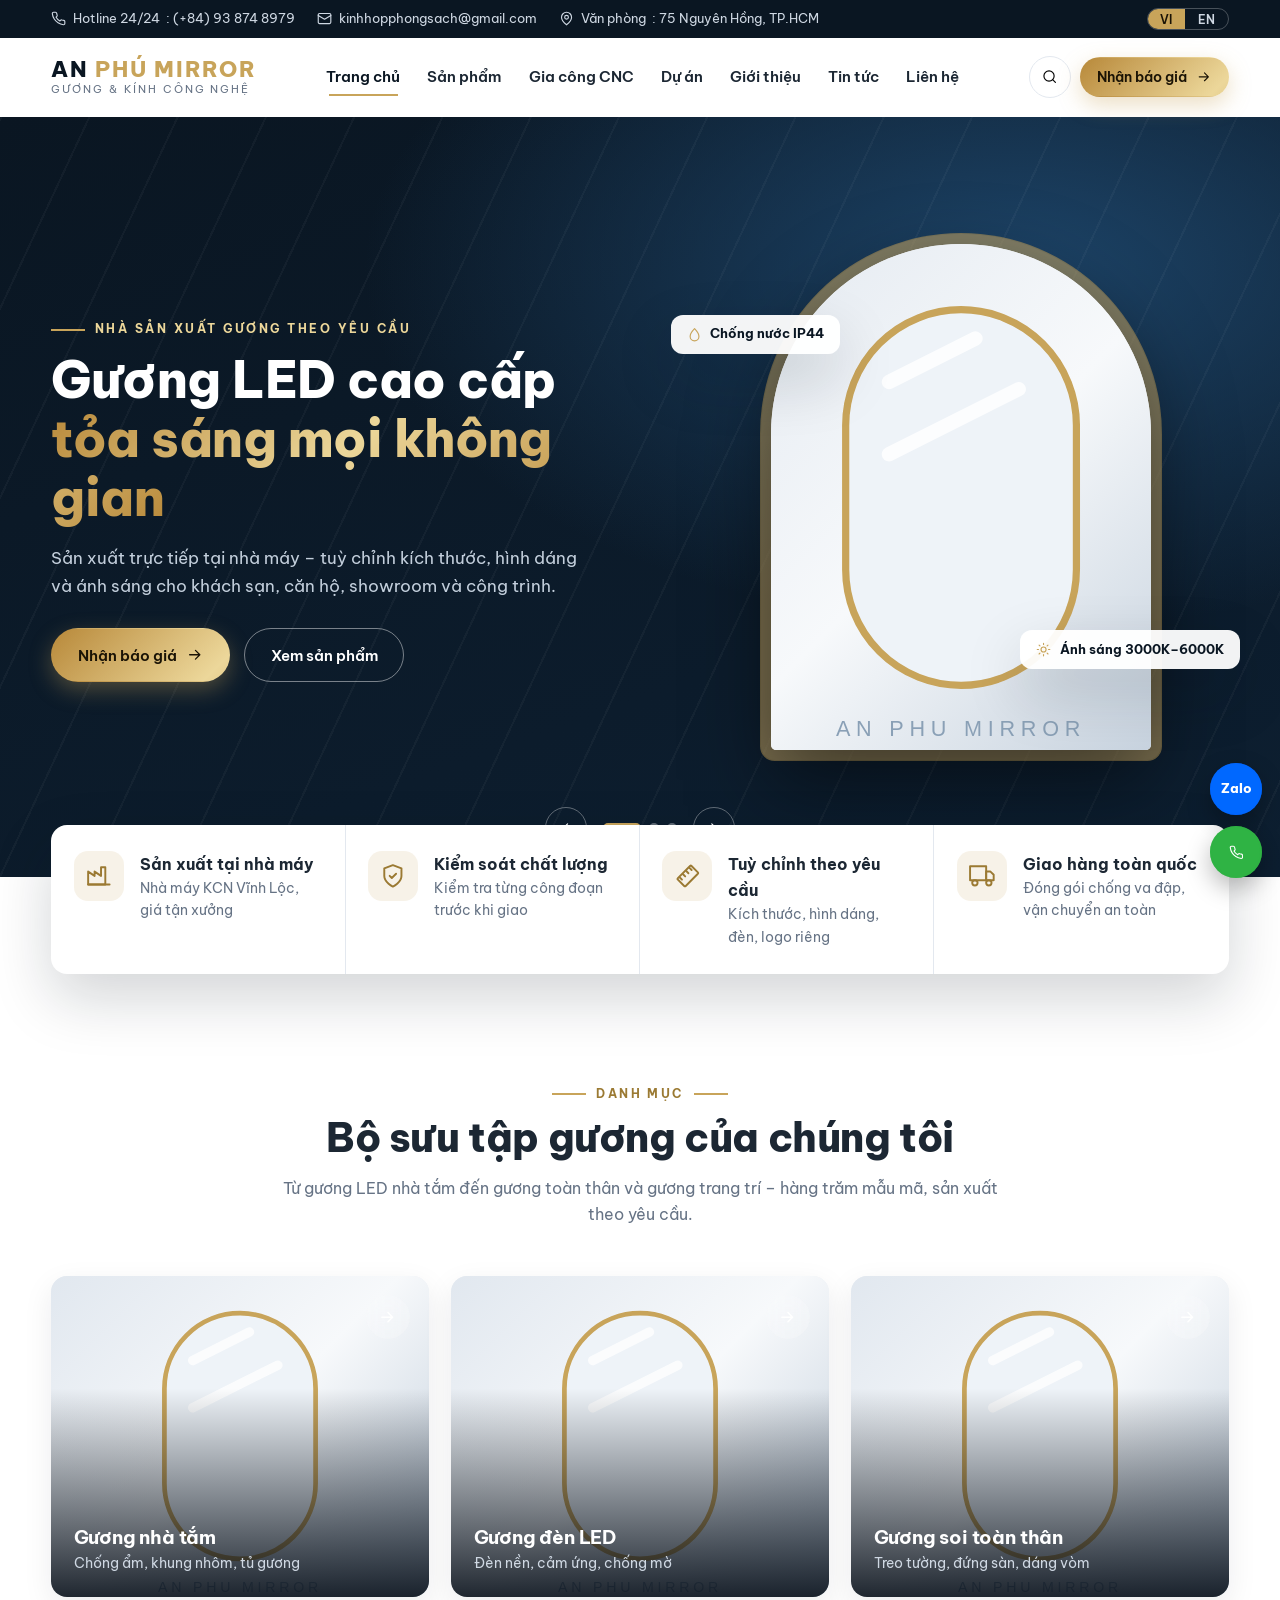
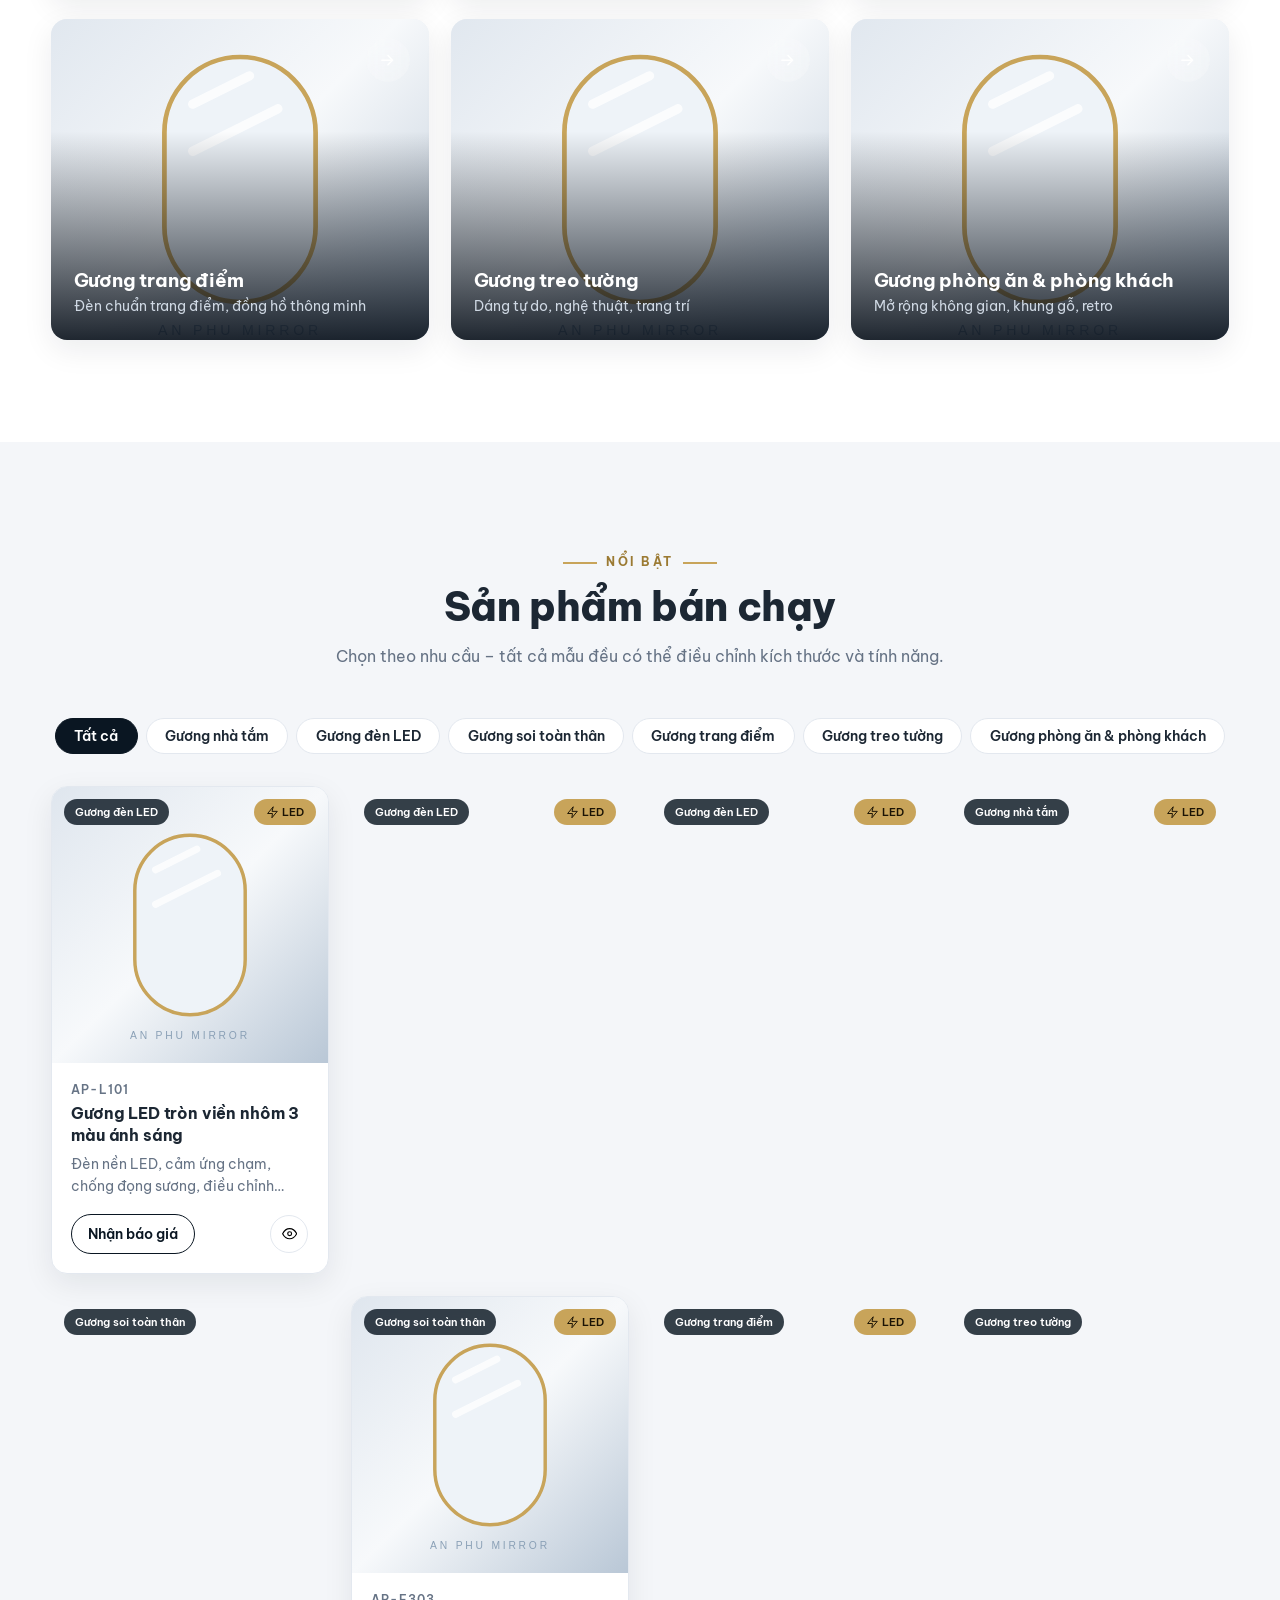
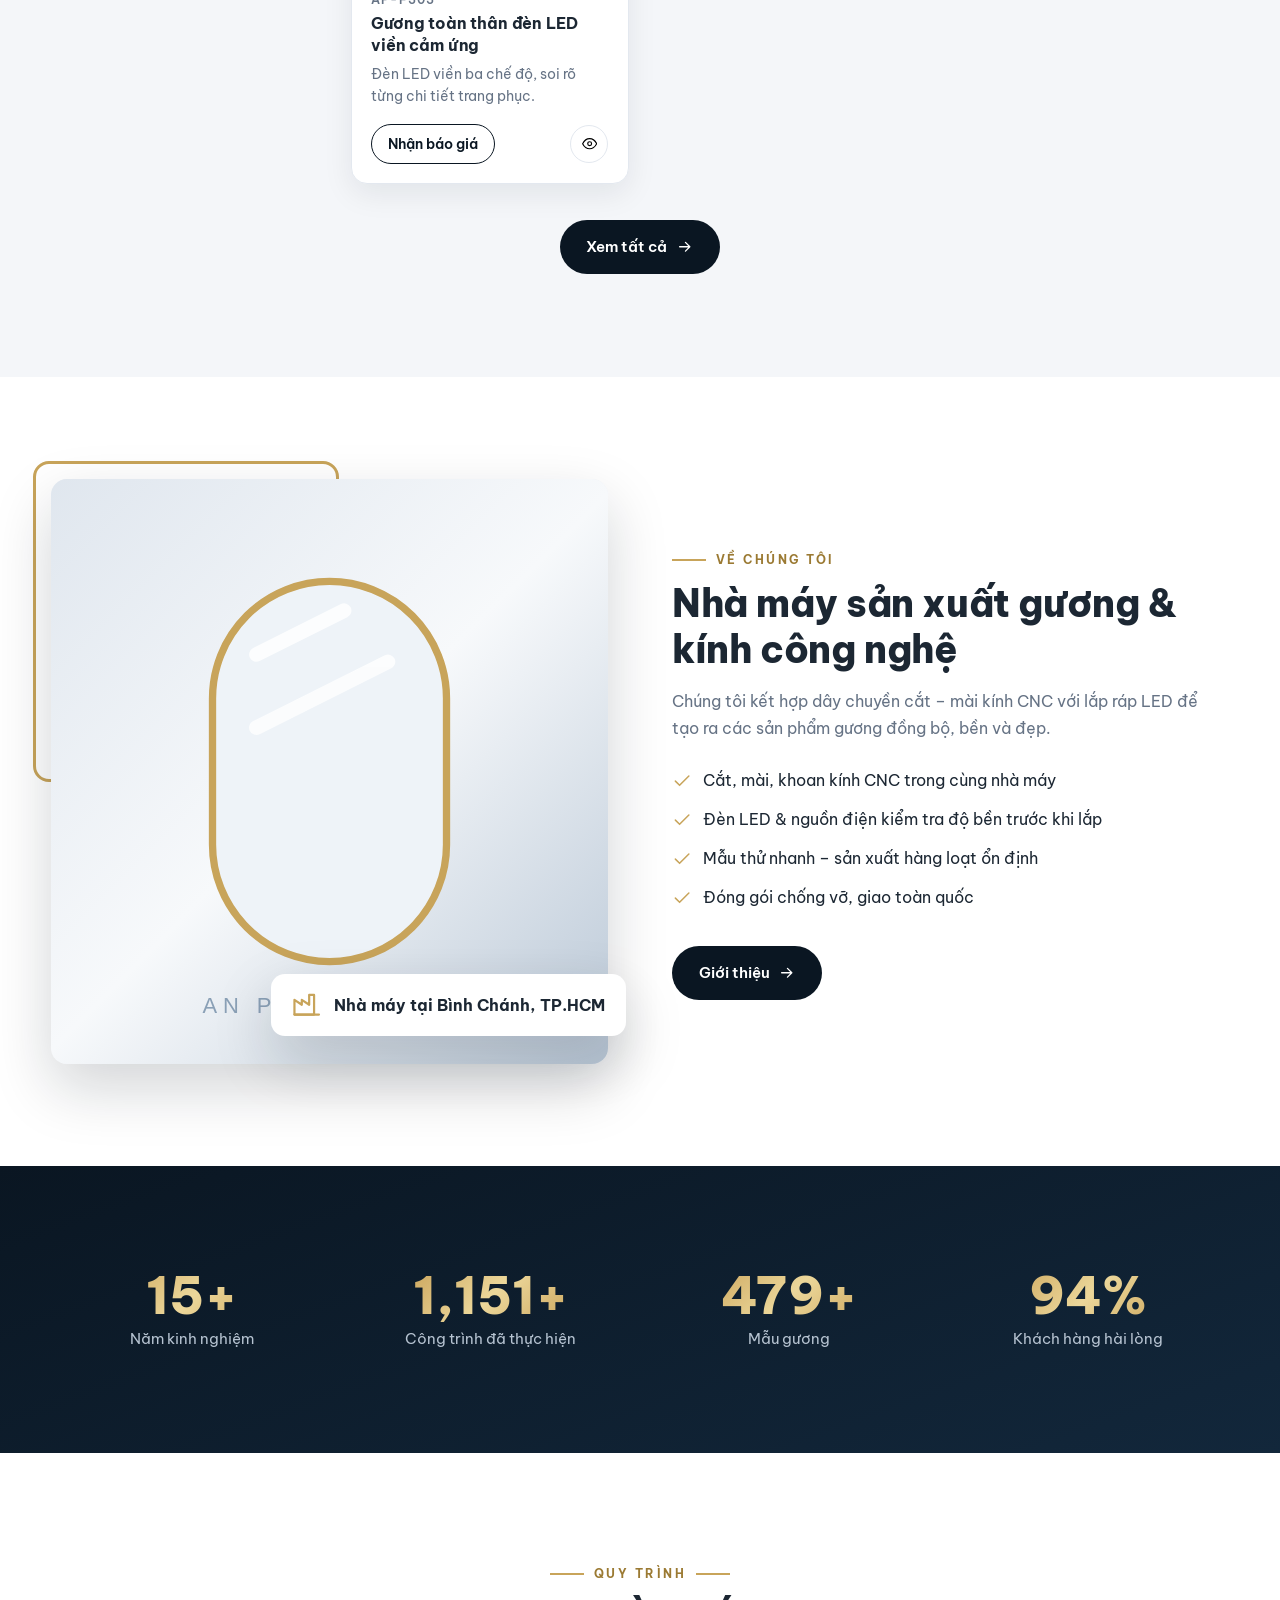
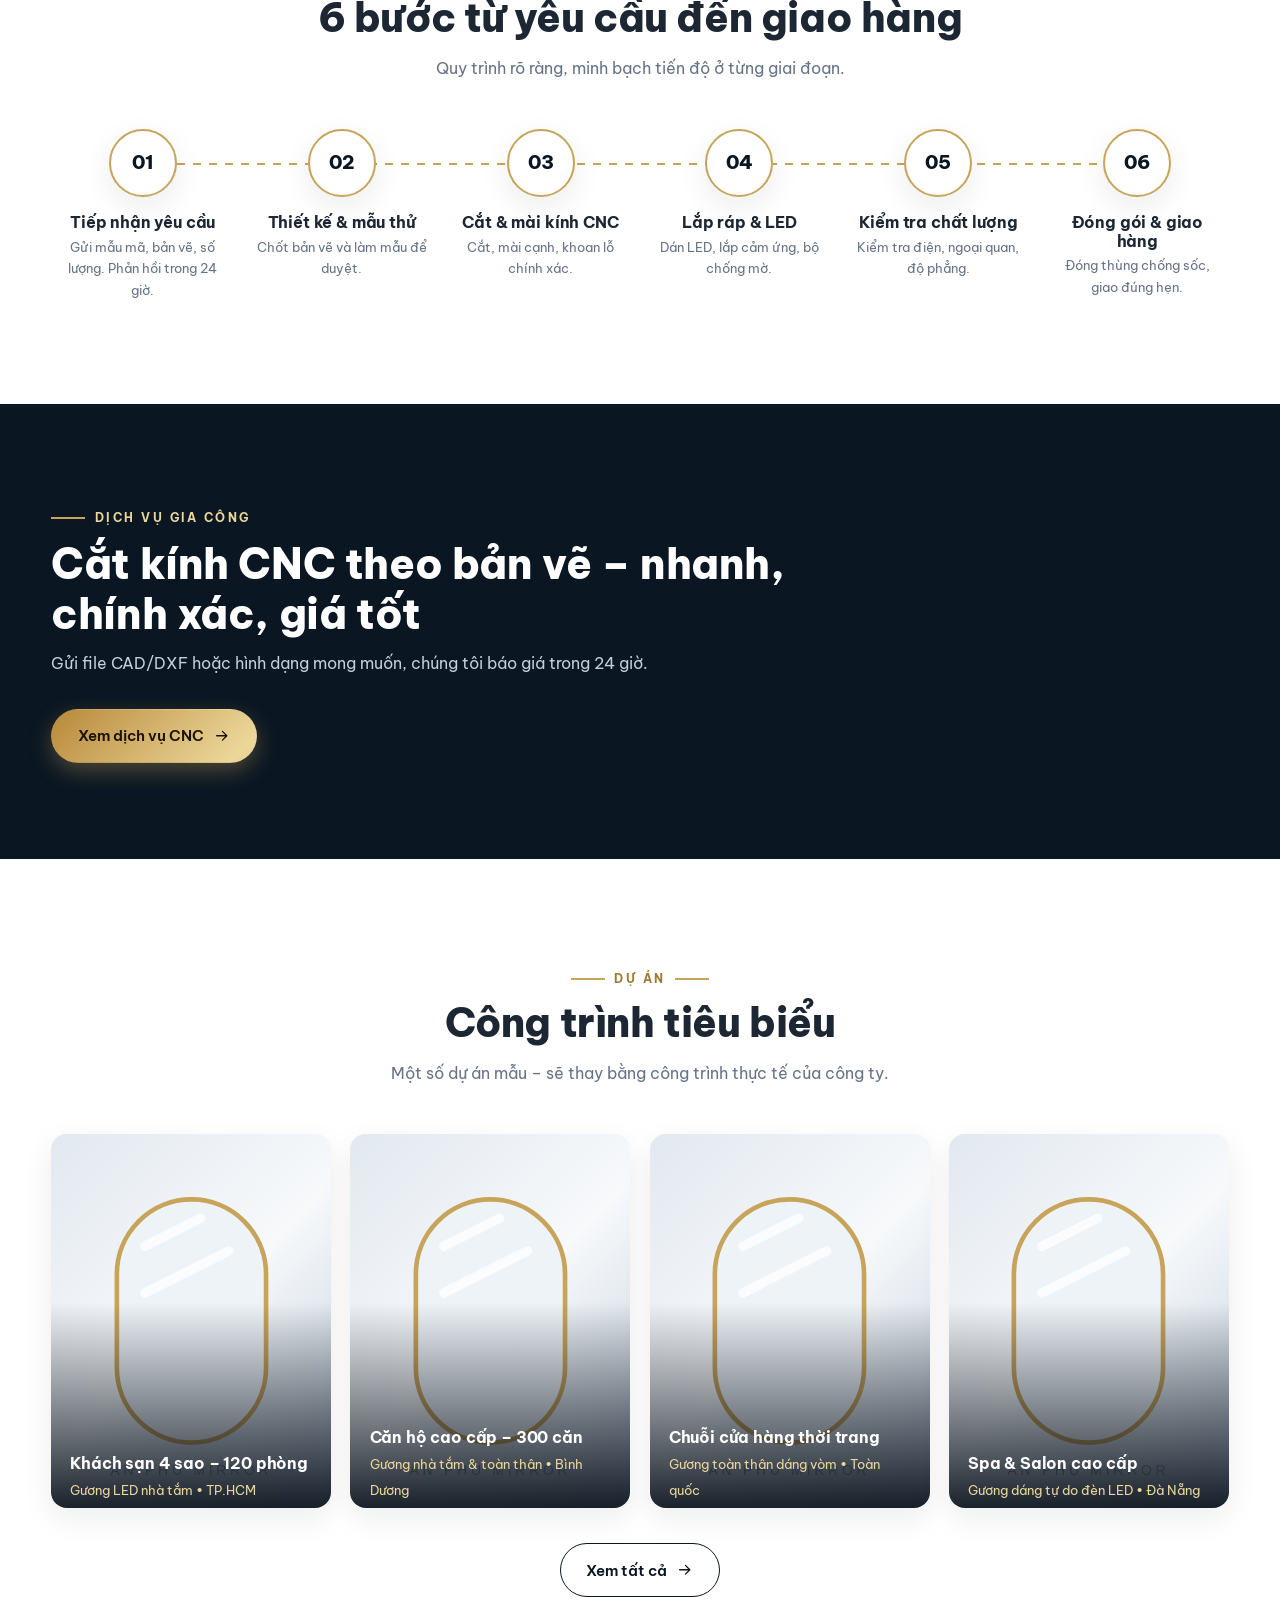
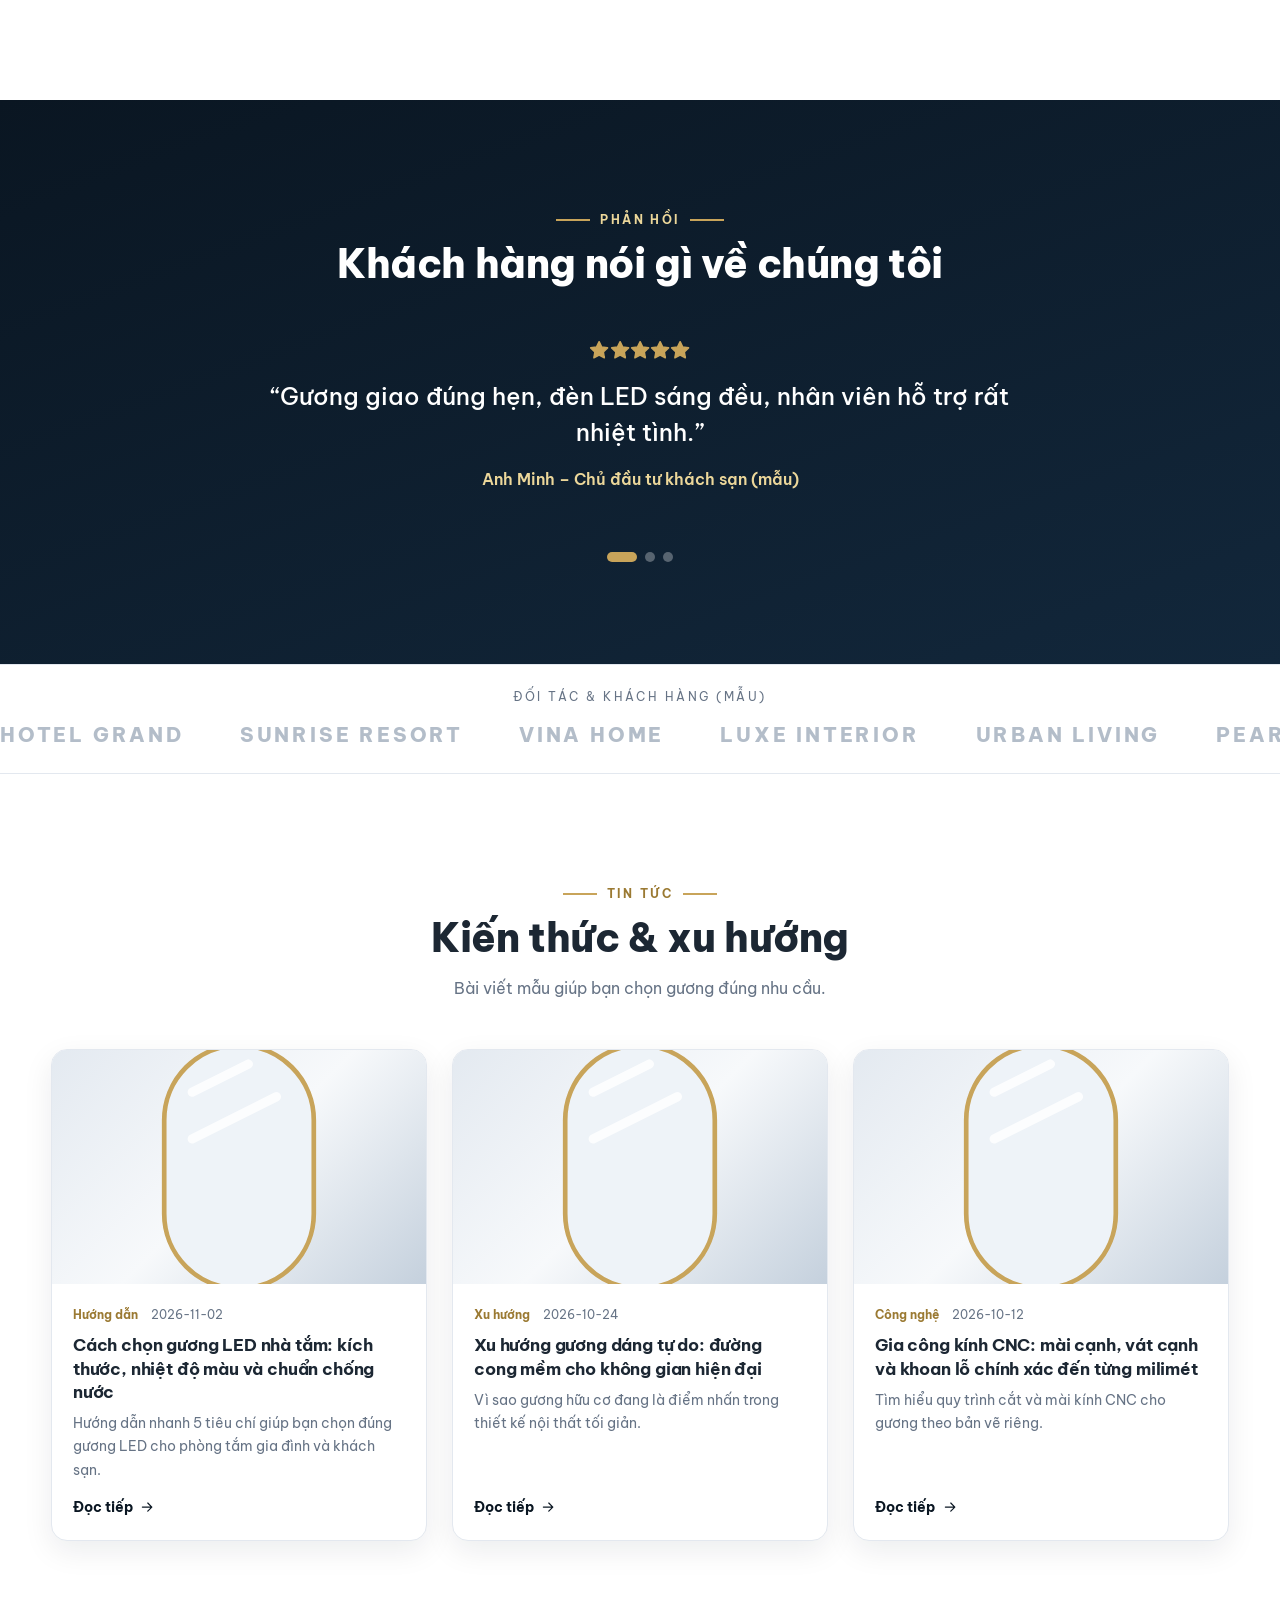
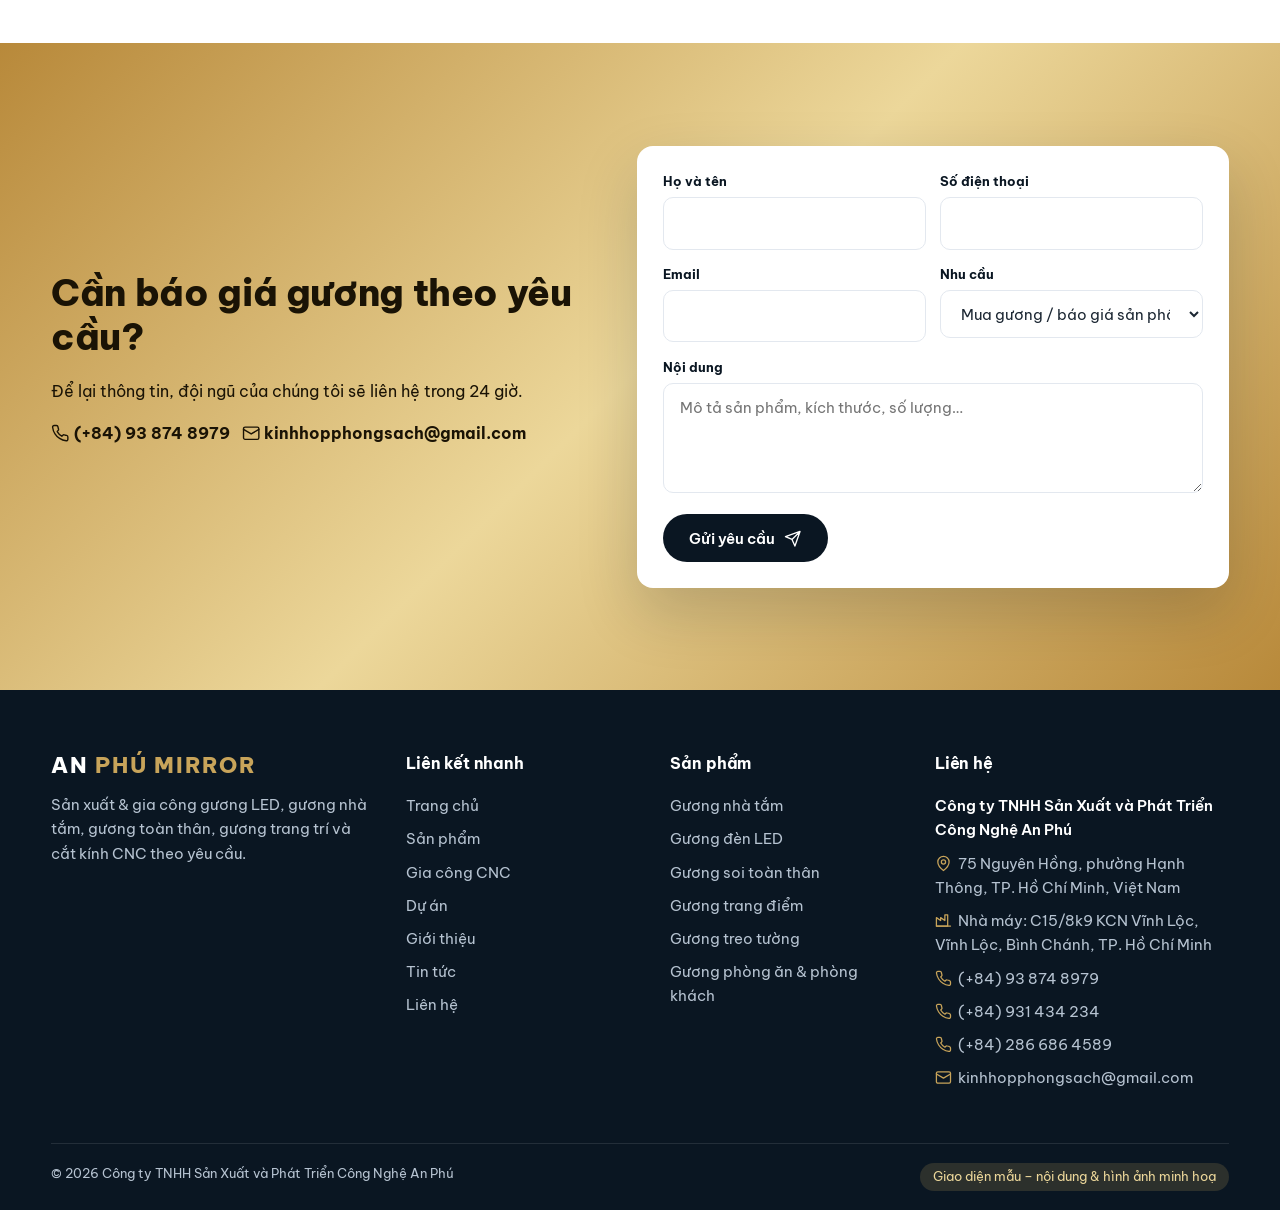
<file: index.html>
<!DOCTYPE html>
<html lang="vi">
<head>
<meta charset="utf-8">
<meta name="viewport" content="width=device-width,initial-scale=1">
<title>An Phú Mirror</title>
<meta name="description" content="Nhà sản xuất gương LED, gương nhà tắm, gương toàn thân, gương trang trí và gia công cắt kính CNC.">
<link rel="preconnect" href="https://fonts.googleapis.com"><link rel="preconnect" href="https://fonts.gstatic.com" crossorigin>
<link href="https://fonts.googleapis.com/css2?family=Be+Vietnam+Pro:wght@300;400;500;600;700;800&display=swap" rel="stylesheet">
<link rel="stylesheet" href="css/style.css">
</head>
<body data-page="home">
<div id="site-header"></div>
<main>

<section class="hero" aria-roledescription="carousel">

  <div class="hslide active"><div class="hgrid">
    <div class="htext"><span class="eyebrow" data-i18n="h1.k"></span><h1 data-i18n="h1.t"></h1><p data-i18n="h1.d"></p>
      <div class="hbtn"><a class="btn btn-gold" href="contact.html"><span data-i18n="btn.quote"></span><i data-ic="arrow"></i></a><a class="btn btn-ghost" href="products.html"><span data-i18n="btn.explore"></span></a></div></div>
    <div class="hvisual"><div class="arch"><img data-img="ledOval" alt=""></div>
      <div class="hfloat f1"><i data-ic="drop"></i><span data-i18n="hb.1"></span></div><div class="hfloat f2"><i data-ic="sun"></i><span data-i18n="hb.2"></span></div></div>
  </div></div>

  <div class="hslide"><div class="hgrid">
    <div class="htext"><span class="eyebrow" data-i18n="h2.k"></span><h2 data-i18n="h2.t"></h2><p data-i18n="h2.d"></p>
      <div class="hbtn"><a class="btn btn-gold" href="contact.html"><span data-i18n="btn.quote"></span><i data-ic="arrow"></i></a><a class="btn btn-ghost" href="products.html"><span data-i18n="btn.explore"></span></a></div></div>
    <div class="hvisual"><div class="arch"><img data-img="fbArch" alt=""></div>
      <div class="hfloat f1"><i data-ic="shield"></i><span data-i18n="hb.4"></span></div><div class="hfloat f2"><i data-ic="award"></i><span data-i18n="hb.3"></span></div></div>
  </div></div>

  <div class="hslide"><div class="hgrid">
    <div class="htext"><span class="eyebrow" data-i18n="h3.k"></span><h2 data-i18n="h3.t"></h2><p data-i18n="h3.d"></p>
      <div class="hbtn"><a class="btn btn-gold" href="contact.html"><span data-i18n="btn.quote"></span><i data-ic="arrow"></i></a><a class="btn btn-ghost" href="cnc-service.html"><span data-i18n="cb.btn"></span></a></div></div>
    <div class="hvisual"><div class="arch"><img data-img="cnc1" alt=""></div>
      <div class="hfloat f1"><i data-ic="ruler"></i><span data-i18n="hb.5"></span></div><div class="hfloat f2"><i data-ic="cut"></i><span data-i18n="hb.6"></span></div></div>
  </div></div>
  <div class="hctrl"><button class="harrow" id="hPrev" type="button" aria-label="Prev"><i data-ic="chevL"></i></button><div class="hdots"></div><button class="harrow" id="hNext" type="button" aria-label="Next"><i data-ic="chevR"></i></button></div>
</section>

<section class="trust"><div class="container"><div class="trust-grid">
  <div class="trust-item"><span class="ico"><i data-ic="factory"></i></span><div><b data-i18n="tr1.t"></b><p data-i18n="tr1.d"></p></div></div>
  <div class="trust-item"><span class="ico"><i data-ic="shield"></i></span><div><b data-i18n="tr2.t"></b><p data-i18n="tr2.d"></p></div></div>
  <div class="trust-item"><span class="ico"><i data-ic="ruler"></i></span><div><b data-i18n="tr3.t"></b><p data-i18n="tr3.d"></p></div></div>
  <div class="trust-item"><span class="ico"><i data-ic="truck"></i></span><div><b data-i18n="tr4.t"></b><p data-i18n="tr4.d"></p></div></div>
</div></div></section>

<section class="section"><div class="container">
  <div class="sec-head reveal"><span class="eyebrow" data-i18n="sec.cat.k"></span><h2 data-i18n="sec.cat.t"></h2><p data-i18n="sec.cat.d"></p></div>
  <div class="cat-grid" id="catGrid"></div>
</div></section>

<section class="section alt"><div class="container">
  <div class="sec-head reveal"><span class="eyebrow" data-i18n="sec.feat.k"></span><h2 data-i18n="sec.feat.t"></h2><p data-i18n="sec.feat.d"></p></div>
  <div class="tabs" id="featTabs"></div>
  <div class="pgrid" id="featGrid"></div>
  <div style="text-align:center;margin-top:2.2rem"><a class="btn btn-dark" href="products.html"><span data-i18n="btn.all"></span><i data-ic="arrow"></i></a></div>
</div></section>

<section class="section"><div class="container split">
  <div class="split-img reveal left"><div class="main"><img data-img="cnc2" alt=""></div><div class="float-card"><i data-ic="factory"></i><span data-i18n="ab.badge"></span></div></div>
  <div class="reveal right"><span class="eyebrow" data-i18n="sec.about.k"></span><h2 data-i18n="sec.about.t"></h2><p style="color:var(--muted)" data-i18n="sec.about.d"></p>
    <ul class="checklist" style="margin:1.2rem 0 1.8rem">
      <li><i data-ic="check"></i><span data-i18n="ab.1"></span></li><li><i data-ic="check"></i><span data-i18n="ab.2"></span></li>
      <li><i data-ic="check"></i><span data-i18n="ab.3"></span></li><li><i data-ic="check"></i><span data-i18n="ab.4"></span></li></ul>
    <a class="btn btn-dark" href="about.html"><span data-i18n="nav.about"></span><i data-ic="arrow"></i></a></div>
</div></section>

<section class="section dark"><div class="container"><div class="stats">
  <div class="stat reveal"><b data-count="15" data-suffix="+">0</b><span data-i18n="st.1"></span></div>
  <div class="stat reveal" data-d="100"><b data-count="1200" data-suffix="+">0</b><span data-i18n="st.2"></span></div>
  <div class="stat reveal" data-d="200"><b data-count="500" data-suffix="+">0</b><span data-i18n="st.3"></span></div>
  <div class="stat reveal" data-d="300"><b data-count="98" data-suffix="%">0</b><span data-i18n="st.4"></span></div>
</div></div></section>

<section class="section"><div class="container">
  <div class="sec-head reveal"><span class="eyebrow" data-i18n="sec.proc.k"></span><h2 data-i18n="sec.proc.t"></h2><p data-i18n="sec.proc.d"></p></div>
  <div class="steps" id="steps"></div>
</div></section>

<section class="banner"><div class="bg"><img data-img="cnc3" alt=""></div><div class="container reveal">
  <span class="eyebrow" data-i18n="cb.k"></span><h2 data-i18n="cb.t"></h2><p data-i18n="cb.d"></p>
  <a class="btn btn-gold" href="cnc-service.html" style="margin-top:1rem"><span data-i18n="cb.btn"></span><i data-ic="arrow"></i></a>
</div></section>

<section class="section"><div class="container">
  <div class="sec-head reveal"><span class="eyebrow" data-i18n="sec.prj.k"></span><h2 data-i18n="sec.prj.t"></h2><p data-i18n="sec.prj.d"></p></div>
  <div class="prj-grid" id="prjGrid"></div>
  <div style="text-align:center;margin-top:2.2rem"><a class="btn btn-outline" href="projects.html"><span data-i18n="btn.all"></span><i data-ic="arrow"></i></a></div>
</div></section>

<section class="section dark"><div class="container">
  <div class="sec-head reveal"><span class="eyebrow" data-i18n="sec.tm.k"></span><h2 data-i18n="sec.tm.t"></h2></div>
  <div class="tm-wrap" id="tmWrap"></div><div class="tm-dots" id="tmDots"></div>
</div></section>

<div class="marquee"><div class="mq-cap" data-i18n="partners"></div><div class="mq-track" id="mqTrack"></div></div>

<section class="section"><div class="container">
  <div class="sec-head reveal"><span class="eyebrow" data-i18n="sec.news.k"></span><h2 data-i18n="sec.news.t"></h2><p data-i18n="sec.news.d"></p></div>
  <div class="news-grid" id="newsGrid"></div>
</div></section>

<section class="section cta"><div class="container cta-in">
  <div class="reveal left"><h2 data-i18n="cta.t"></h2><p data-i18n="cta.d"></p>
    <p style="font-weight:700"><i data-ic="phone"></i> (+84) 93 874 8979 &nbsp; <i data-ic="mail"></i> kinhhopphongsach@gmail.com</p></div>
  <div class="reveal right"><form class="qform js-form" novalidate>
  <div class="fgrid">
    <div><label class="f" for="n1" data-i18n="f.name"></label><input class="inp" id="n1" name="name" autocomplete="name"></div>
    <div><label class="f" for="p1" data-i18n="f.phone"></label><input class="inp" id="p1" name="phone" inputmode="tel" autocomplete="tel"></div>
    <div><label class="f" for="e1" data-i18n="f.email"></label><input class="inp" id="e1" name="email" type="email" autocomplete="email"></div>
    <div><label class="f" for="t1" data-i18n="f.type"></label><select class="inp" id="t1" name="type"><option data-i18n="f.t1"></option><option data-i18n="f.t2"></option><option data-i18n="f.t3"></option><option data-i18n="f.t4"></option></select></div>
    <div class="full"><label class="f" for="m1" data-i18n="f.msg"></label><textarea class="inp" id="m1" name="msg" data-i18n-ph="f.msg.ph"></textarea></div>
    <div class="full"><button class="btn btn-dark" type="submit"><span data-i18n="btn.send"></span><i data-ic="send"></i></button></div>
  </div><div class="form-result"></div></form></div>
</div></section>

</main>
<div id="site-footer"></div>
<script src="js/data.js"></script>
<script src="js/i18n.js"></script>
<script src="js/main.js"></script>
</body>
</html>
</file>
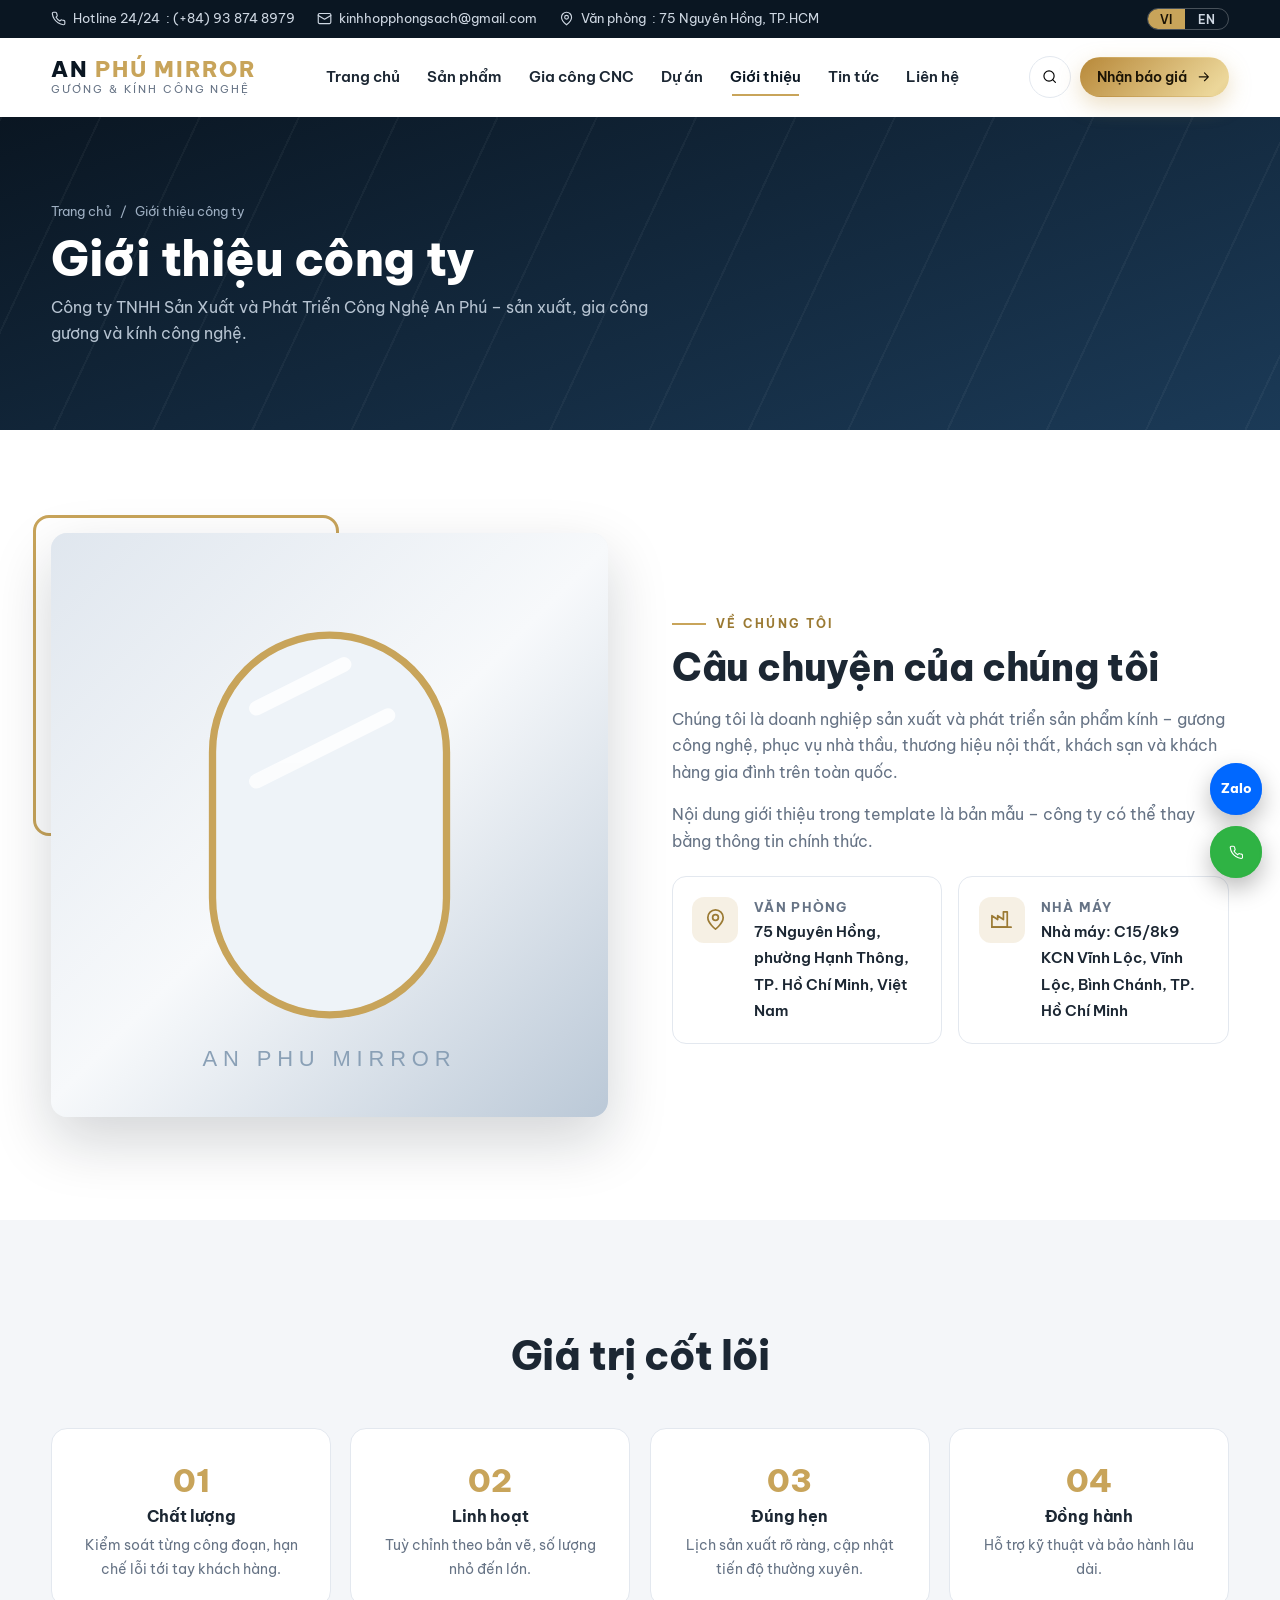
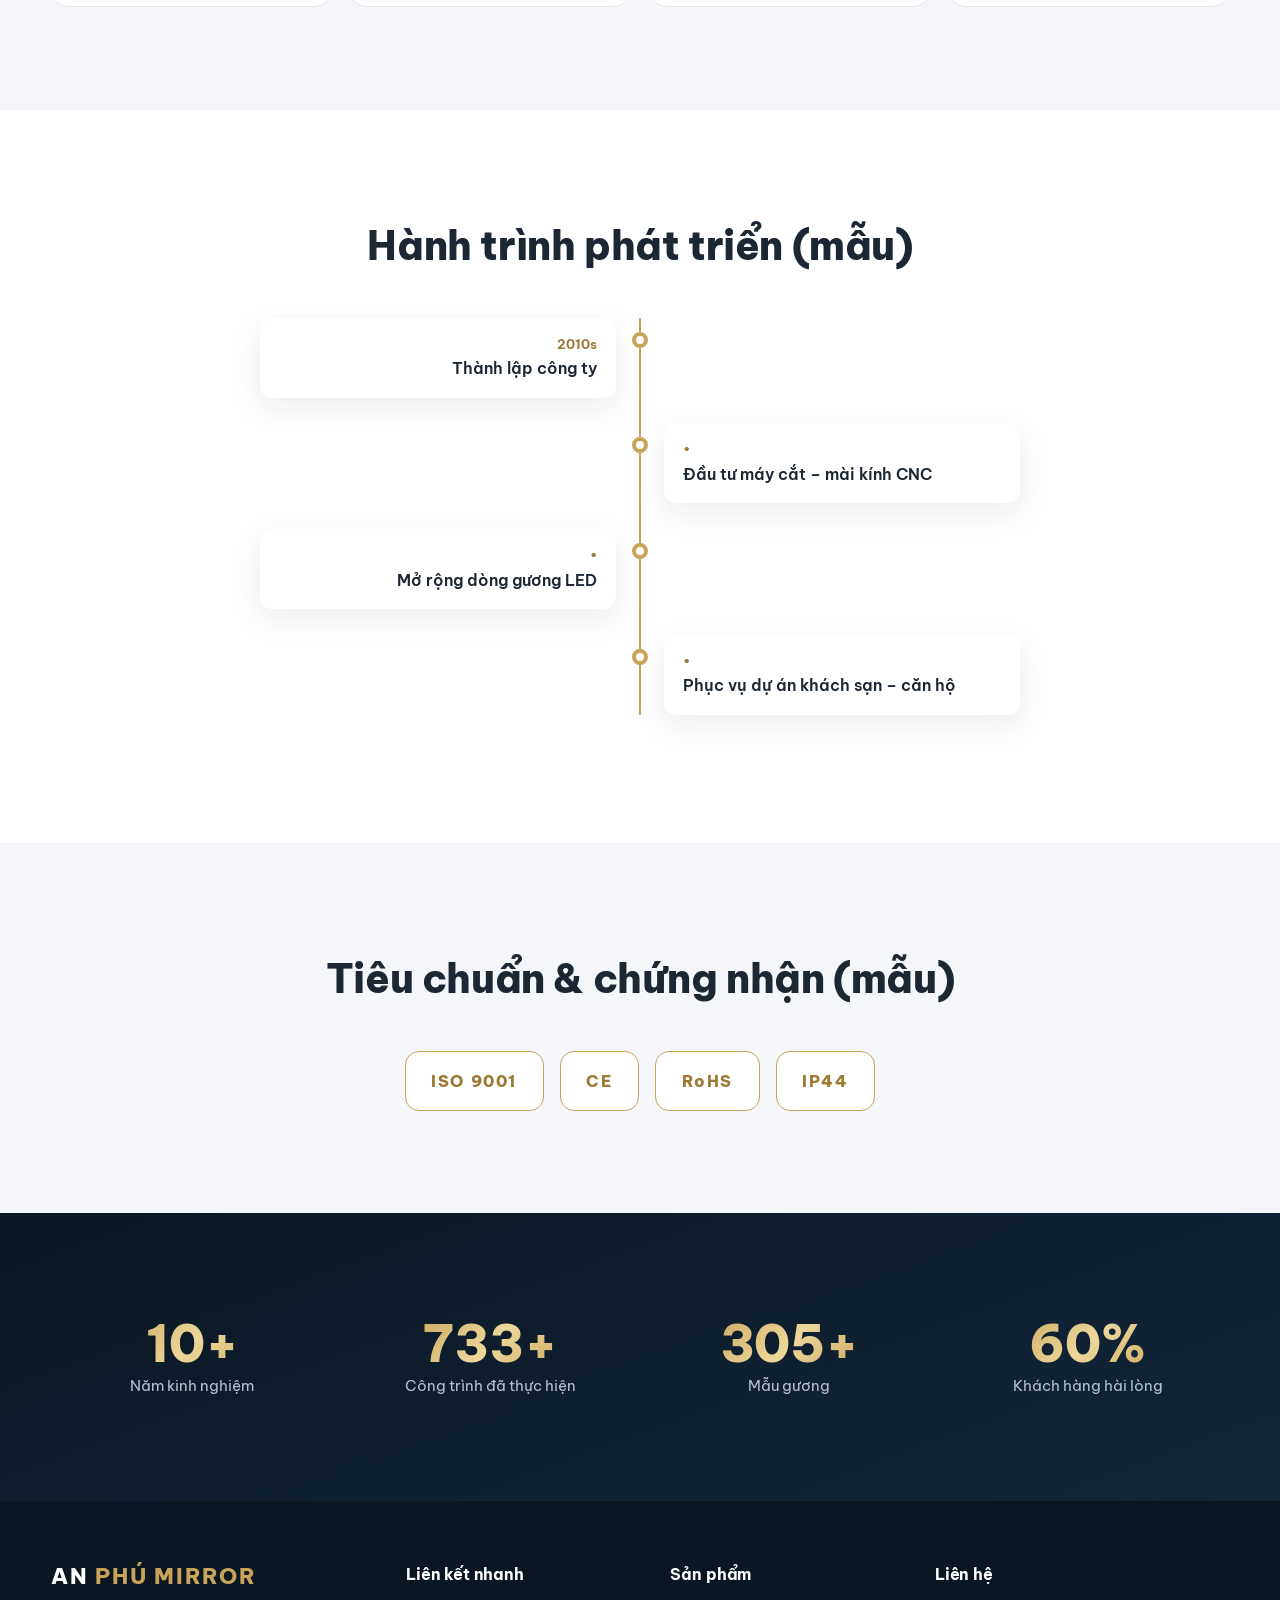
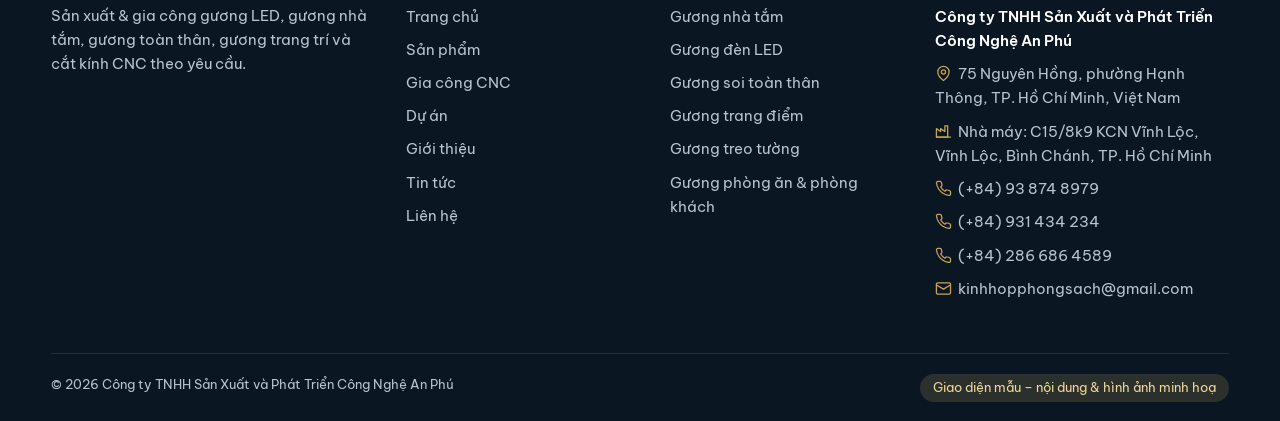
<file: about.html>
<!DOCTYPE html>
<html lang="vi">
<head>
<meta charset="utf-8">
<meta name="viewport" content="width=device-width,initial-scale=1">
<title>An Phú Mirror</title>
<meta name="description" content="Nhà sản xuất gương LED, gương nhà tắm, gương toàn thân, gương trang trí và gia công cắt kính CNC.">
<link rel="preconnect" href="https://fonts.googleapis.com"><link rel="preconnect" href="https://fonts.gstatic.com" crossorigin>
<link href="https://fonts.googleapis.com/css2?family=Be+Vietnam+Pro:wght@300;400;500;600;700;800&display=swap" rel="stylesheet">
<link rel="stylesheet" href="css/style.css">
</head>
<body data-page="about">
<div id="site-header"></div>
<main>
<section class="pbanner"><div class="container">
  <div class="crumbs"><a href="index.html" data-i18n="nav.home"></a><span>/</span><span data-i18n="pg.about"></span></div>
  <h1 id="pbTitle" data-i18n="pg.about"></h1><p data-i18n="pg.about.d"></p>
</div></section>

<section class="section"><div class="container split">
  <div class="split-img reveal left"><div class="main"><img data-img="cnc5" alt=""></div></div>
  <div class="reveal right"><span class="eyebrow" data-i18n="sec.about.k"></span><h2 data-i18n="ab.story.t"></h2><p style="color:var(--muted)" data-i18n="ab.story.1"></p><p style="color:var(--muted)" data-i18n="ab.story.2"></p>
    <div class="infocards" style="margin-top:1.4rem">
      <div class="ic-card"><span class="ico"><i data-ic="pin"></i></span><div><b data-i18n="lbl.office"></b><span data-company="address"></span></div></div>
      <div class="ic-card"><span class="ico"><i data-ic="factory"></i></span><div><b data-i18n="lbl.factory"></b><span data-company="factory"></span></div></div></div></div>
</div></section>
<section class="section alt"><div class="container"><div class="sec-head reveal"><h2 data-i18n="ab.val.t"></h2></div><div class="vals" id="vals"></div></div></section>
<section class="section"><div class="container"><div class="sec-head reveal"><h2 data-i18n="ab.tl.t"></h2></div><div class="timeline" id="tl"></div></div></section>
<section class="section alt"><div class="container"><div class="sec-head reveal"><h2 data-i18n="ab.cert.t"></h2></div><div class="certs" id="certs"></div></div></section>
<section class="section dark"><div class="container"><div class="stats">
  <div class="stat reveal"><b data-count="15" data-suffix="+">0</b><span data-i18n="st.1"></span></div>
  <div class="stat reveal" data-d="100"><b data-count="1200" data-suffix="+">0</b><span data-i18n="st.2"></span></div>
  <div class="stat reveal" data-d="200"><b data-count="500" data-suffix="+">0</b><span data-i18n="st.3"></span></div>
  <div class="stat reveal" data-d="300"><b data-count="98" data-suffix="%">0</b><span data-i18n="st.4"></span></div></div></div></section>

</main>
<div id="site-footer"></div>
<script src="js/data.js"></script>
<script src="js/i18n.js"></script>
<script src="js/main.js"></script>
</body>
</html>
</file>
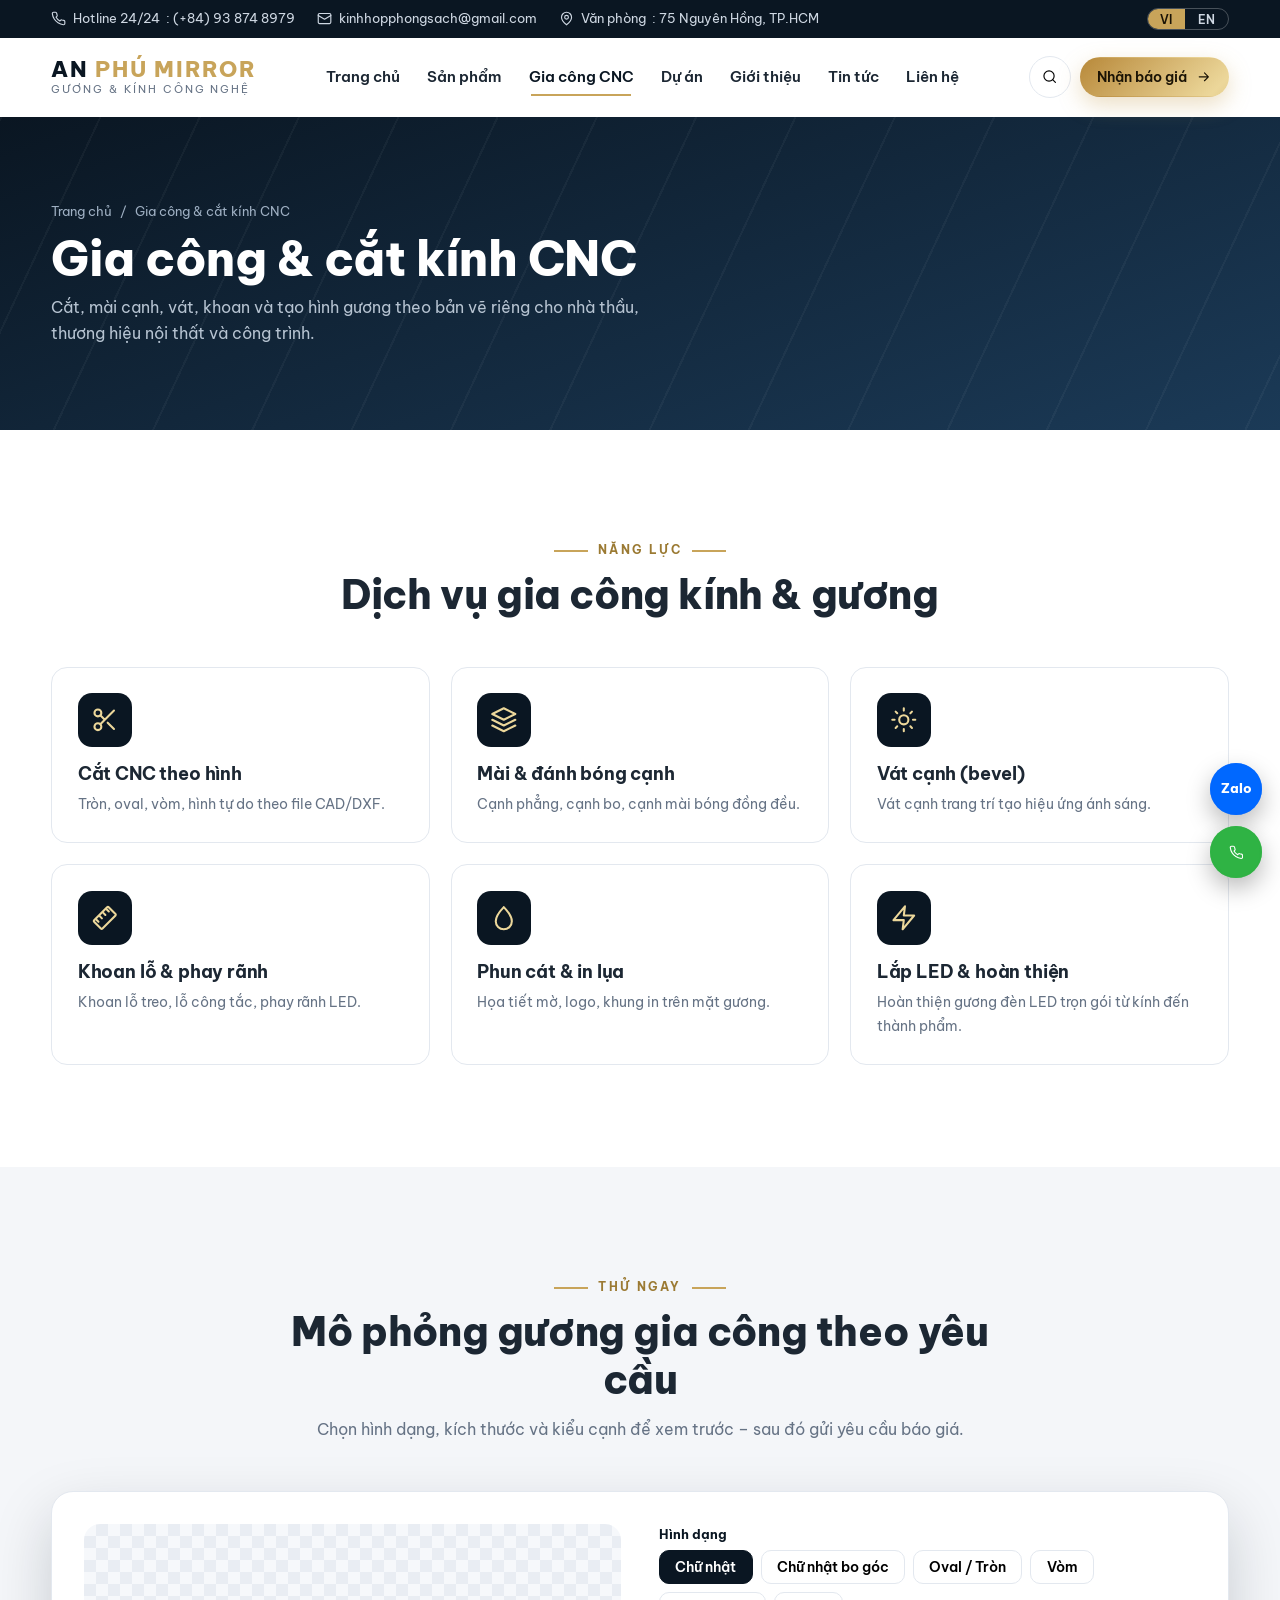
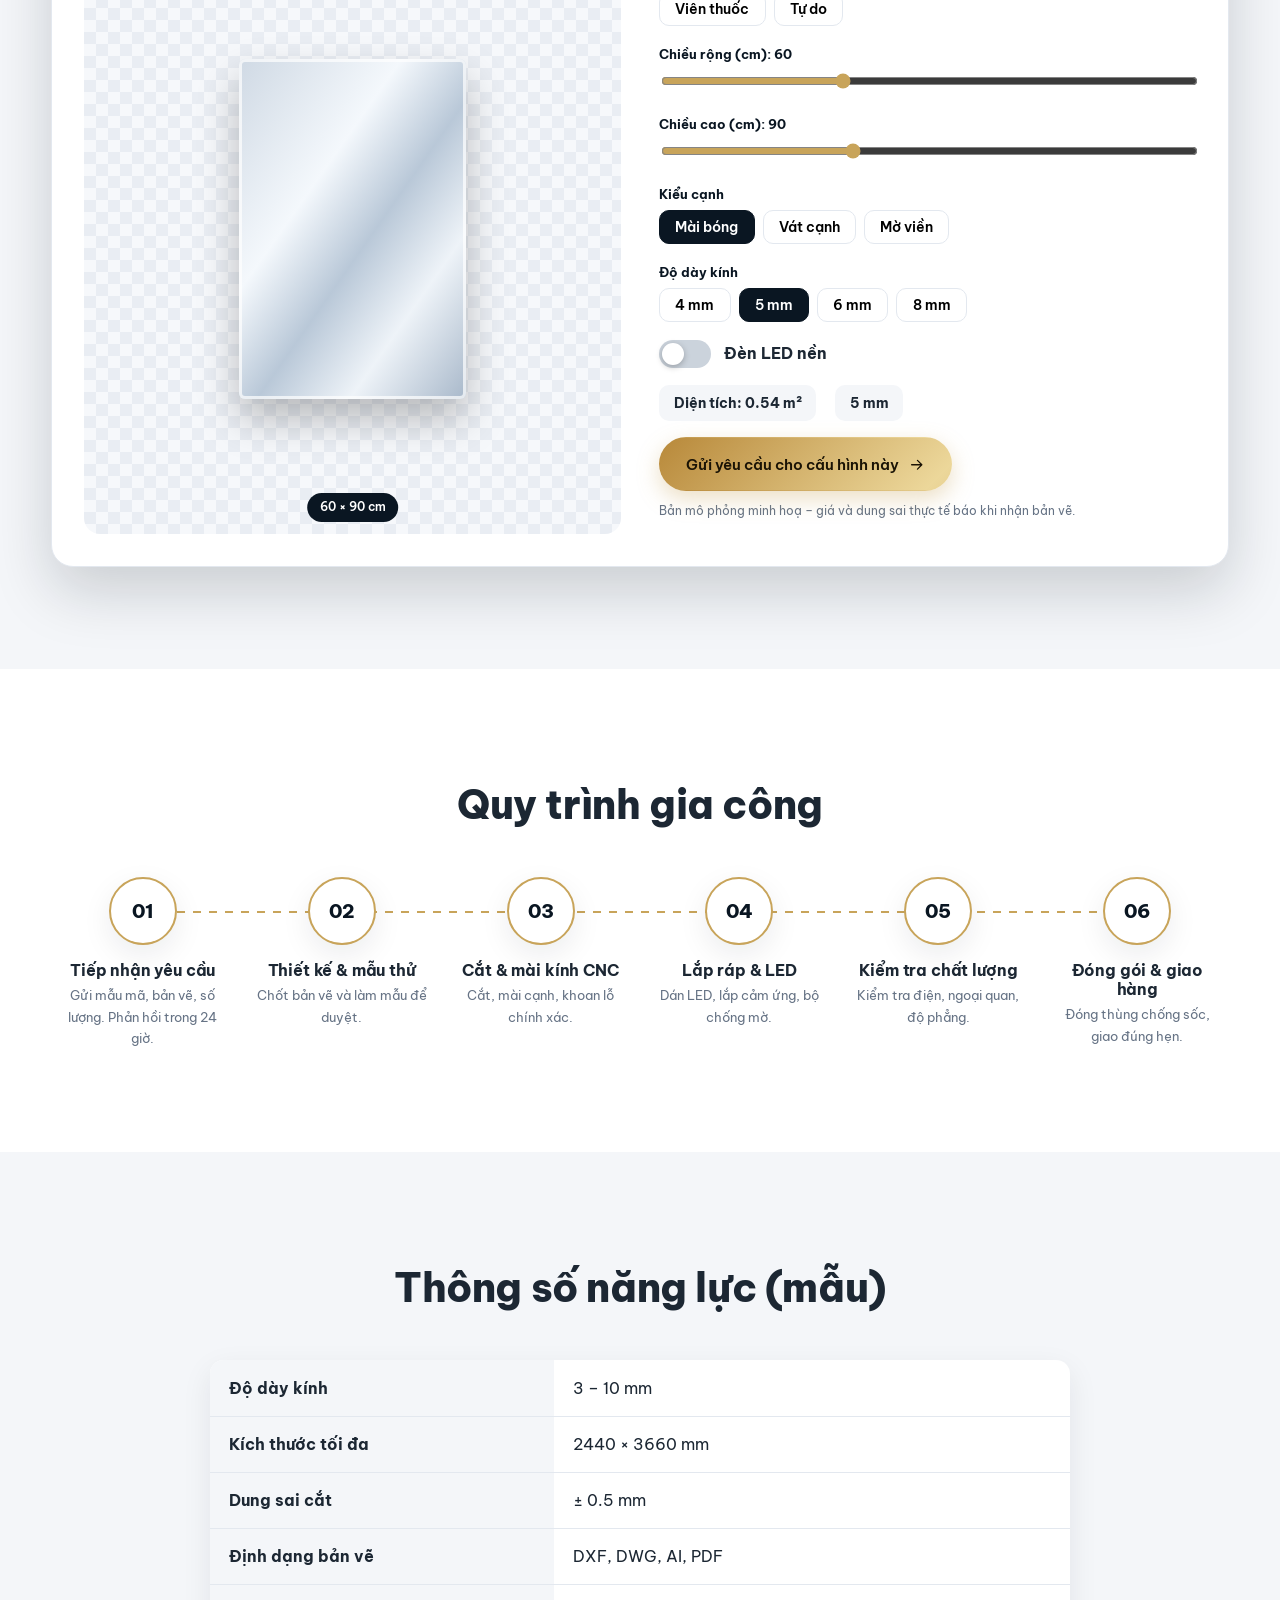
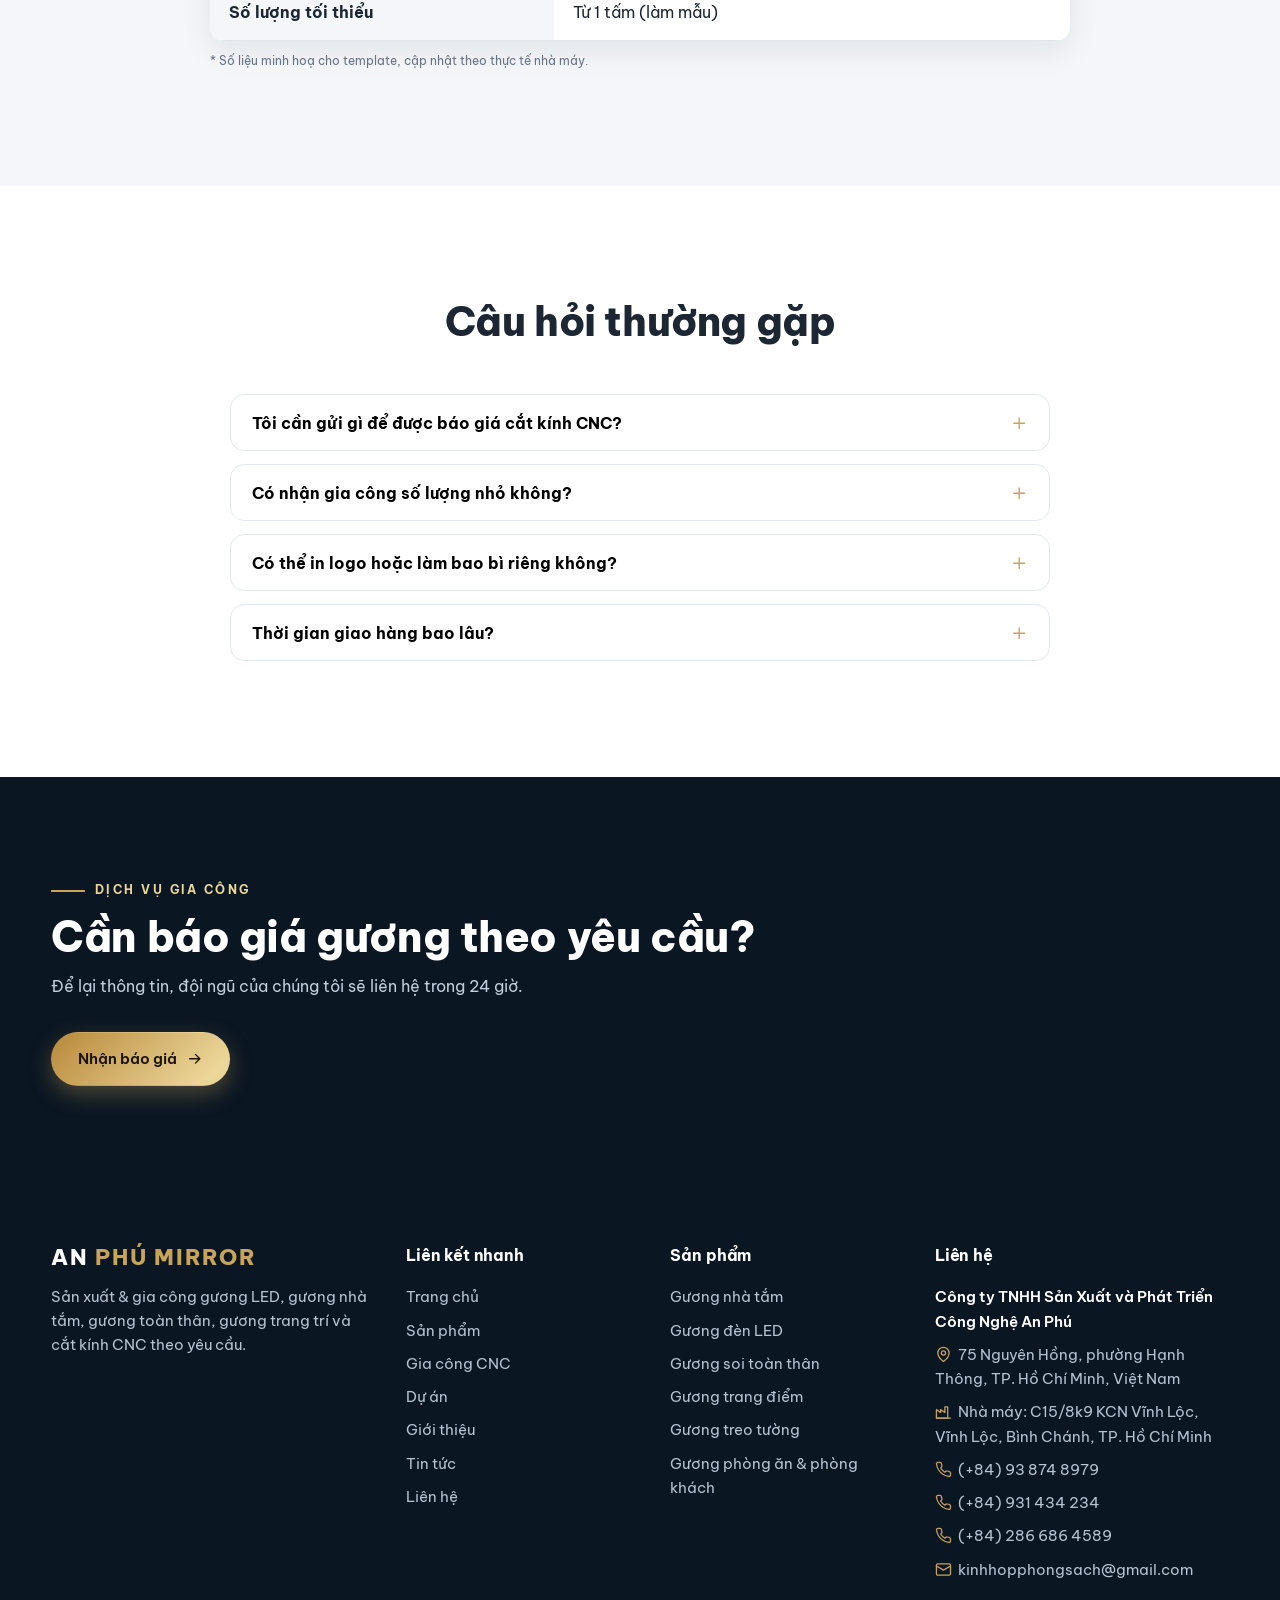
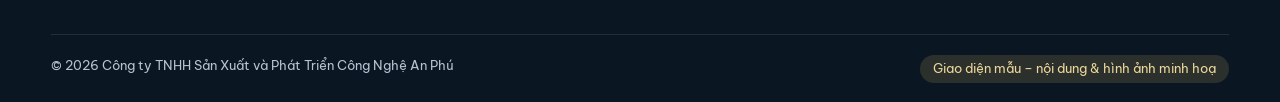
<file: cnc-service.html>
<!DOCTYPE html>
<html lang="vi">
<head>
<meta charset="utf-8">
<meta name="viewport" content="width=device-width,initial-scale=1">
<title>An Phú Mirror</title>
<meta name="description" content="Nhà sản xuất gương LED, gương nhà tắm, gương toàn thân, gương trang trí và gia công cắt kính CNC.">
<link rel="preconnect" href="https://fonts.googleapis.com"><link rel="preconnect" href="https://fonts.gstatic.com" crossorigin>
<link href="https://fonts.googleapis.com/css2?family=Be+Vietnam+Pro:wght@300;400;500;600;700;800&display=swap" rel="stylesheet">
<link rel="stylesheet" href="css/style.css">
</head>
<body data-page="cnc">
<div id="site-header"></div>
<main>
<section class="pbanner"><div class="container">
  <div class="crumbs"><a href="index.html" data-i18n="nav.home"></a><span>/</span><span data-i18n="pg.cnc"></span></div>
  <h1 id="pbTitle" data-i18n="pg.cnc"></h1><p data-i18n="pg.cnc.d"></p>
</div></section>

<section class="section"><div class="container">
  <div class="sec-head reveal"><span class="eyebrow" data-i18n="cnc.s.k"></span><h2 data-i18n="cnc.s.t"></h2></div>
  <div class="svc-grid"><div class="svc reveal" data-d="0"><div class="ico"><i data-ic="cut"></i></div><h3 data-i18n="cs1.t"></h3><p data-i18n="cs1.d"></p></div><div class="svc reveal" data-d="70"><div class="ico"><i data-ic="layers"></i></div><h3 data-i18n="cs2.t"></h3><p data-i18n="cs2.d"></p></div><div class="svc reveal" data-d="140"><div class="ico"><i data-ic="sun"></i></div><h3 data-i18n="cs3.t"></h3><p data-i18n="cs3.d"></p></div><div class="svc reveal" data-d="210"><div class="ico"><i data-ic="ruler"></i></div><h3 data-i18n="cs4.t"></h3><p data-i18n="cs4.d"></p></div><div class="svc reveal" data-d="280"><div class="ico"><i data-ic="drop"></i></div><h3 data-i18n="cs5.t"></h3><p data-i18n="cs5.d"></p></div><div class="svc reveal" data-d="350"><div class="ico"><i data-ic="bolt"></i></div><h3 data-i18n="cs6.t"></h3><p data-i18n="cs6.d"></p></div></div>
</div></section>

<section class="section alt"><div class="container">
  <div class="sec-head reveal"><span class="eyebrow" data-i18n="cfg.k"></span><h2 data-i18n="cfg.t"></h2><p data-i18n="cfg.d"></p></div>
  <div class="cfg reveal zoom">
    <div class="cfg-stage"><div class="cfg-mirror" id="cfgMirror"></div><div class="cfg-dim" id="cfgDim"></div></div>
    <div class="cfg-form">
      <div class="blk"><label class="f" data-i18n="cfg.shape"></label><div class="chips" id="shapeBtns"></div></div>
      <div class="blk"><label class="f"><span data-i18n="cfg.w"></span>: <b id="wv"></b></label><input class="range" id="rw" type="range" min="30" max="120" value="60"></div>
      <div class="blk"><label class="f"><span data-i18n="cfg.h"></span>: <b id="hv"></b></label><input class="range" id="rh" type="range" min="30" max="200" value="90"></div>
      <div class="blk"><label class="f" data-i18n="cfg.edge"></label><div class="chips" id="edgeBtns"></div></div>
      <div class="blk"><label class="f" data-i18n="cfg.thick"></label><div class="chips" id="thickBtns"></div></div>
      <div class="blk" style="display:flex;gap:.8rem;align-items:center"><label class="switch"><input type="checkbox" id="cfgLed"><i></i></label><b data-i18n="cfg.led"></b></div>
      <div class="cfg-out"><span><span data-i18n="cfg.area"></span>: <b id="cfgArea"></b></span><span id="cfgTh"></span></div>
      <a class="btn btn-gold" id="cfgGo" href="contact.html"><span data-i18n="cfg.go"></span><i data-ic="arrow"></i></a>
      <p class="hint" data-i18n="cfg.note"></p>
    </div>
  </div>
</div></section>

<section class="section"><div class="container">
  <div class="sec-head reveal"><h2 data-i18n="cnc.p.t"></h2></div><div class="steps" id="steps"></div>
</div></section>

<section class="section alt"><div class="container" style="max-width:860px">
  <div class="sec-head reveal"><h2 data-i18n="cnc.cap.t"></h2></div>
  <table class="cap reveal"><tr><td data-i18n="cap.1"></td><td data-i18n="cap.1v"></td></tr><tr><td data-i18n="cap.2"></td><td data-i18n="cap.2v"></td></tr><tr><td data-i18n="cap.3"></td><td data-i18n="cap.3v"></td></tr><tr><td data-i18n="cap.4"></td><td data-i18n="cap.4v"></td></tr><tr><td data-i18n="cap.5"></td><td data-i18n="cap.5v"></td></tr></table><p class="hint" data-i18n="cap.note"></p>
</div></section>

<section class="section"><div class="container"><div class="sec-head reveal"><h2 data-i18n="faq.t"></h2></div><div class="faq"><div class="acc reveal"><button type="button"><span data-i18n="q1"></span><i data-ic="plus"></i></button><div class="ans"><p data-i18n="a1"></p></div></div><div class="acc reveal"><button type="button"><span data-i18n="q2"></span><i data-ic="plus"></i></button><div class="ans"><p data-i18n="a2"></p></div></div><div class="acc reveal"><button type="button"><span data-i18n="q3"></span><i data-ic="plus"></i></button><div class="ans"><p data-i18n="a3"></p></div></div><div class="acc reveal"><button type="button"><span data-i18n="q4"></span><i data-ic="plus"></i></button><div class="ans"><p data-i18n="a4"></p></div></div></div></div></section>

<section class="banner"><div class="bg"><img data-img="cnc4" alt=""></div><div class="container reveal"><span class="eyebrow" data-i18n="cb.k"></span><h2 data-i18n="cta.t"></h2><p data-i18n="cta.d"></p><a class="btn btn-gold" href="contact.html?service=cnc" style="margin-top:1rem"><span data-i18n="btn.quote"></span><i data-ic="arrow"></i></a></div></section>

</main>
<div id="site-footer"></div>
<script src="js/data.js"></script>
<script src="js/i18n.js"></script>
<script src="js/main.js"></script>
</body>
</html>
</file>
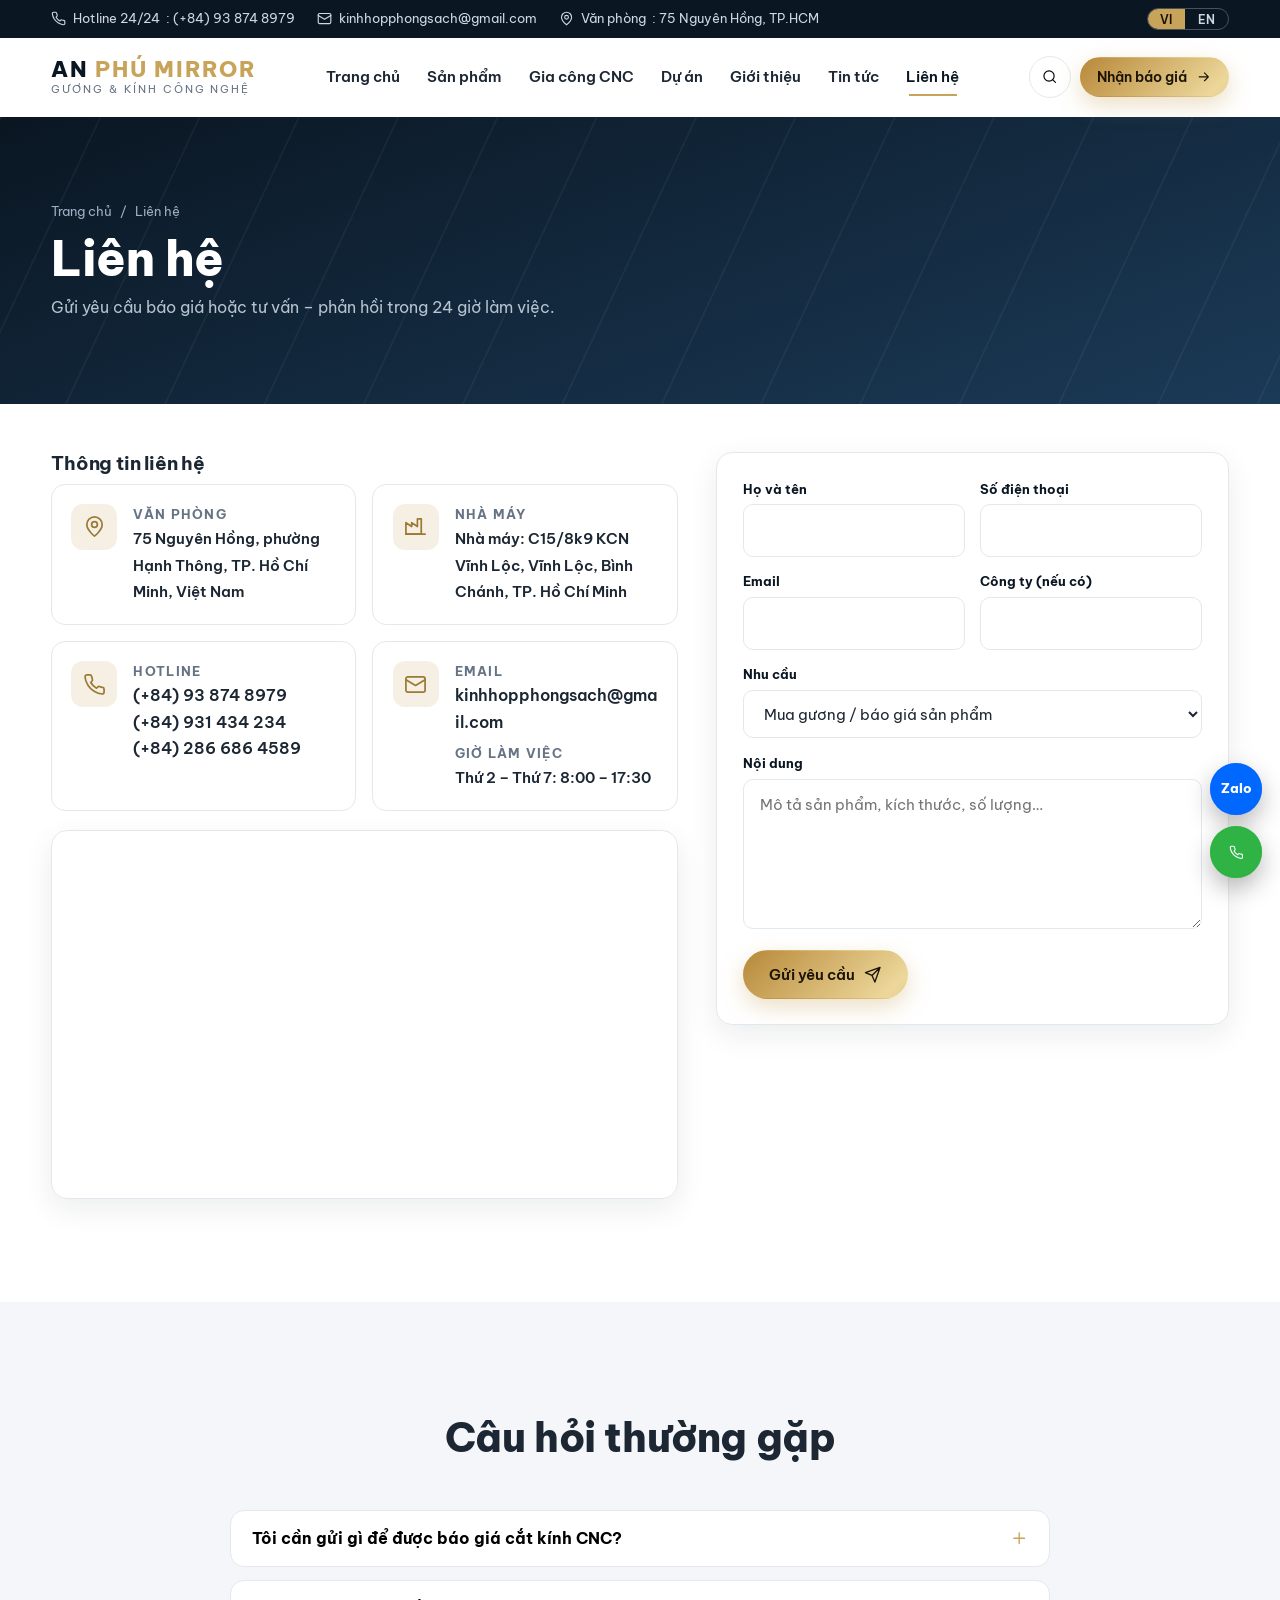
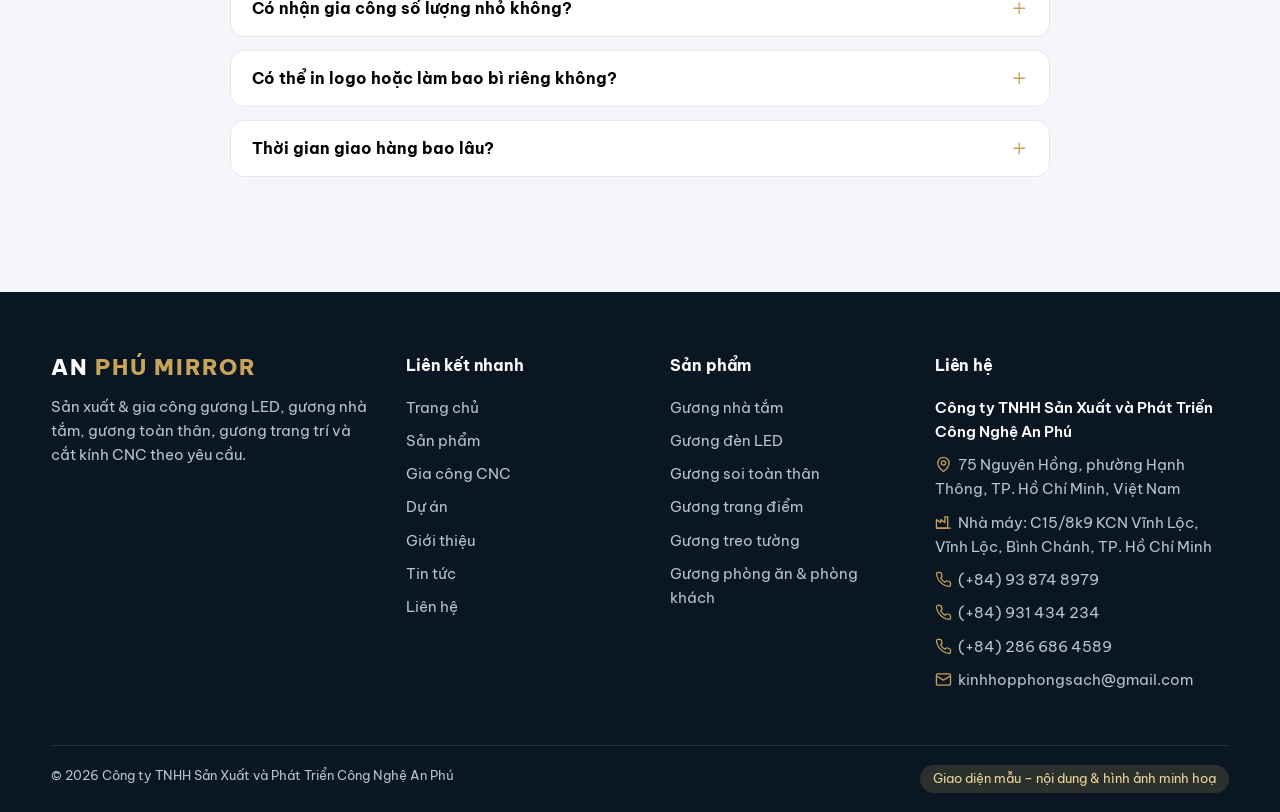
<file: contact.html>
<!DOCTYPE html>
<html lang="vi">
<head>
<meta charset="utf-8">
<meta name="viewport" content="width=device-width,initial-scale=1">
<title>An Phú Mirror</title>
<meta name="description" content="Nhà sản xuất gương LED, gương nhà tắm, gương toàn thân, gương trang trí và gia công cắt kính CNC.">
<link rel="preconnect" href="https://fonts.googleapis.com"><link rel="preconnect" href="https://fonts.gstatic.com" crossorigin>
<link href="https://fonts.googleapis.com/css2?family=Be+Vietnam+Pro:wght@300;400;500;600;700;800&display=swap" rel="stylesheet">
<link rel="stylesheet" href="css/style.css">
</head>
<body data-page="contact">
<div id="site-header"></div>
<main>
<section class="pbanner"><div class="container">
  <div class="crumbs"><a href="index.html" data-i18n="nav.home"></a><span>/</span><span data-i18n="pg.contact"></span></div>
  <h1 id="pbTitle" data-i18n="pg.contact"></h1><p data-i18n="pg.contact.d"></p>
</div></section>

<section class="section" style="padding-top:48px"><div class="container" style="display:grid;grid-template-columns:1.1fr .9fr;gap:2.4rem" id="ctWrap">
  <div><h3 data-i18n="ct.t"></h3><div class="infocards" id="ctCards"></div><div class="map" id="mapBox" style="margin-top:1.2rem"></div></div>
  <form class="qform js-form" novalidate style="box-shadow:var(--shadow);border:1px solid var(--line);align-self:start">
    <div class="fgrid">
      <div><label class="f" for="cn" data-i18n="f.name"></label><input class="inp" id="cn" name="name" autocomplete="name"></div>
      <div><label class="f" for="cp" data-i18n="f.phone"></label><input class="inp" id="cp" name="phone" inputmode="tel" autocomplete="tel"></div>
      <div><label class="f" for="ce" data-i18n="f.email"></label><input class="inp" id="ce" name="email" type="email"></div>
      <div><label class="f" for="cc" data-i18n="f.company"></label><input class="inp" id="cc" name="company"></div>
      <div class="full"><label class="f" for="cType" data-i18n="f.type"></label><select class="inp" id="cType" name="type"><option value="product" data-i18n="f.t1"></option><option value="cnc" data-i18n="f.t2"></option><option value="project" data-i18n="f.t3"></option><option value="other" data-i18n="f.t4"></option></select></div>
      <div class="full"><label class="f" for="cMsg" data-i18n="f.msg"></label><textarea class="inp" id="cMsg" name="msg" data-i18n-ph="f.msg.ph" style="min-height:150px"></textarea></div>
      <div class="full"><button class="btn btn-gold" type="submit"><span data-i18n="btn.send"></span><i data-ic="send"></i></button></div>
    </div><div class="form-result"></div></form>
</div></section>
<section class="section alt"><div class="container"><div class="sec-head"><h2 data-i18n="faq.t"></h2></div><div class="faq"><div class="acc reveal"><button type="button"><span data-i18n="q1"></span><i data-ic="plus"></i></button><div class="ans"><p data-i18n="a1"></p></div></div><div class="acc reveal"><button type="button"><span data-i18n="q2"></span><i data-ic="plus"></i></button><div class="ans"><p data-i18n="a2"></p></div></div><div class="acc reveal"><button type="button"><span data-i18n="q3"></span><i data-ic="plus"></i></button><div class="ans"><p data-i18n="a3"></p></div></div><div class="acc reveal"><button type="button"><span data-i18n="q4"></span><i data-ic="plus"></i></button><div class="ans"><p data-i18n="a4"></p></div></div></div></div></section>
<style>@media(max-width:900px){#ctWrap{grid-template-columns:1fr!important}}</style>

</main>
<div id="site-footer"></div>
<script src="js/data.js"></script>
<script src="js/i18n.js"></script>
<script src="js/main.js"></script>
</body>
</html>
</file>
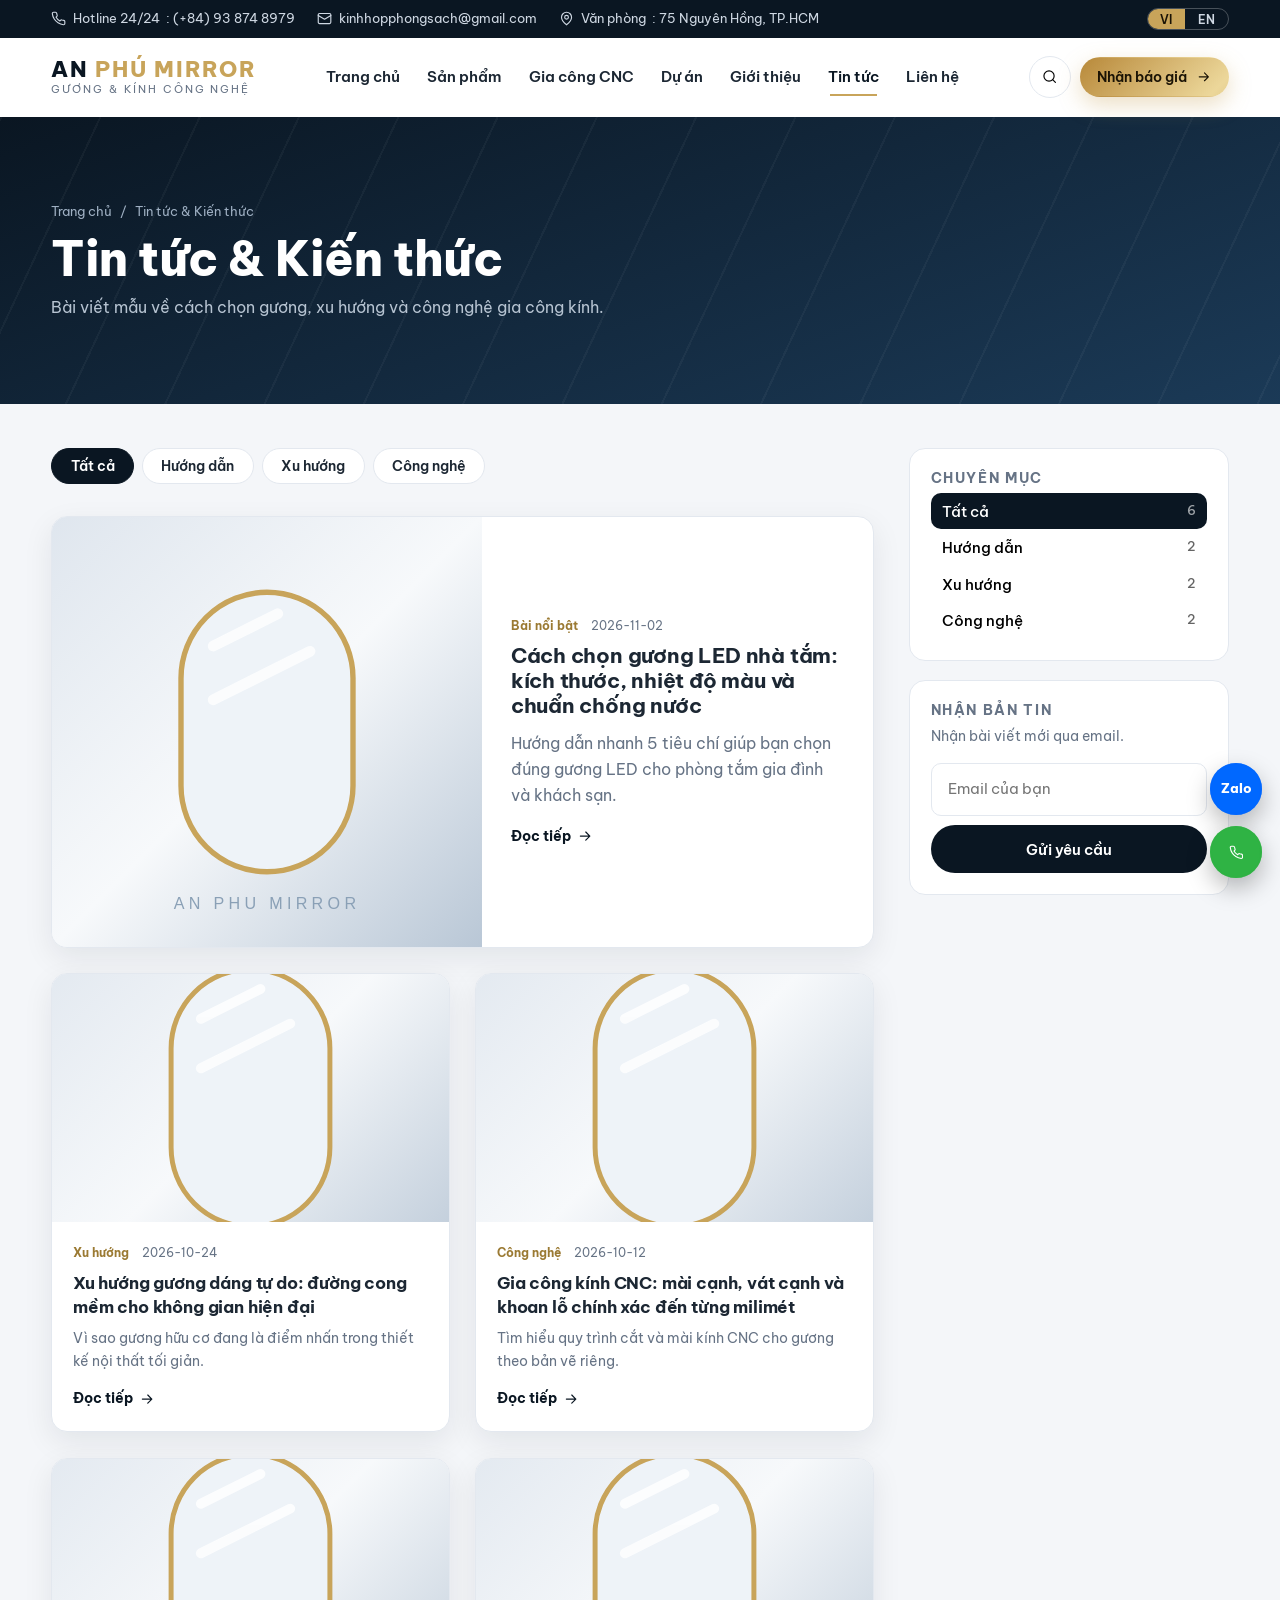
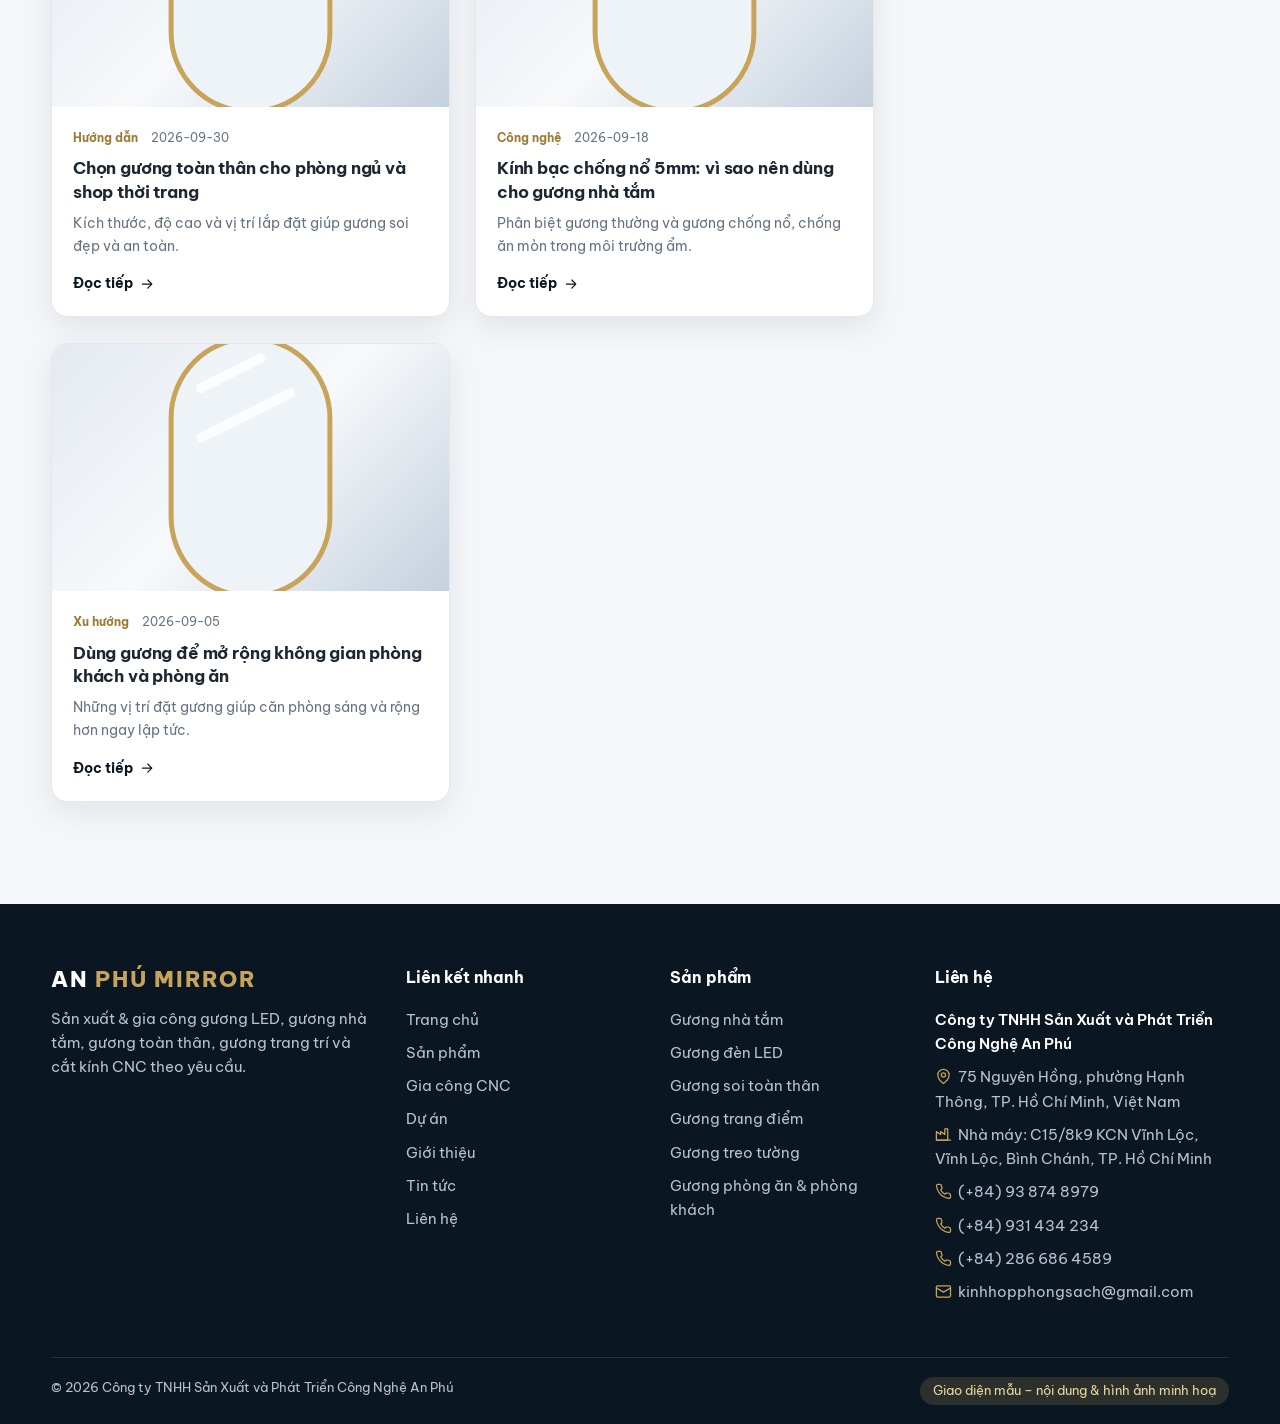
<file: news.html>
<!DOCTYPE html>
<html lang="vi">
<head>
<meta charset="utf-8">
<meta name="viewport" content="width=device-width,initial-scale=1">
<title>An Phú Mirror</title>
<meta name="description" content="Nhà sản xuất gương LED, gương nhà tắm, gương toàn thân, gương trang trí và gia công cắt kính CNC.">
<link rel="preconnect" href="https://fonts.googleapis.com"><link rel="preconnect" href="https://fonts.gstatic.com" crossorigin>
<link href="https://fonts.googleapis.com/css2?family=Be+Vietnam+Pro:wght@300;400;500;600;700;800&display=swap" rel="stylesheet">
<link rel="stylesheet" href="css/style.css">
</head>
<body data-page="news">
<div id="site-header"></div>
<main>
<section class="pbanner"><div class="container">
  <div class="crumbs"><a href="index.html" data-i18n="nav.home"></a><span>/</span><span data-i18n="pg.news"></span></div>
  <h1 id="pbTitle" data-i18n="pg.news"></h1><p data-i18n="pg.news.d"></p>
</div></section>

<section class="section alt" style="padding-top:44px"><div class="container news-layout">
  <div><div class="tabs" id="nTabs" style="justify-content:flex-start"></div><div id="nFeat"></div><div class="news-grid" id="nList"></div></div>
  <aside><div class="widget"><h4 data-i18n="news.cats"></h4><div id="nCats"></div></div>
    <div class="widget"><h4 data-i18n="news.sub"></h4><p style="font-size:.9rem;color:var(--muted)" data-i18n="news.sub.d"></p>
      <form id="nlForm"><input class="inp" type="email" required data-i18n-ph="news.email" style="margin-bottom:.6rem"><button class="btn btn-dark" style="width:100%;justify-content:center" type="submit"><span data-i18n="btn.send"></span></button></form></div></aside>
</div></section>

</main>
<div id="site-footer"></div>
<script src="js/data.js"></script>
<script src="js/i18n.js"></script>
<script src="js/main.js"></script>
</body>
</html>
</file>
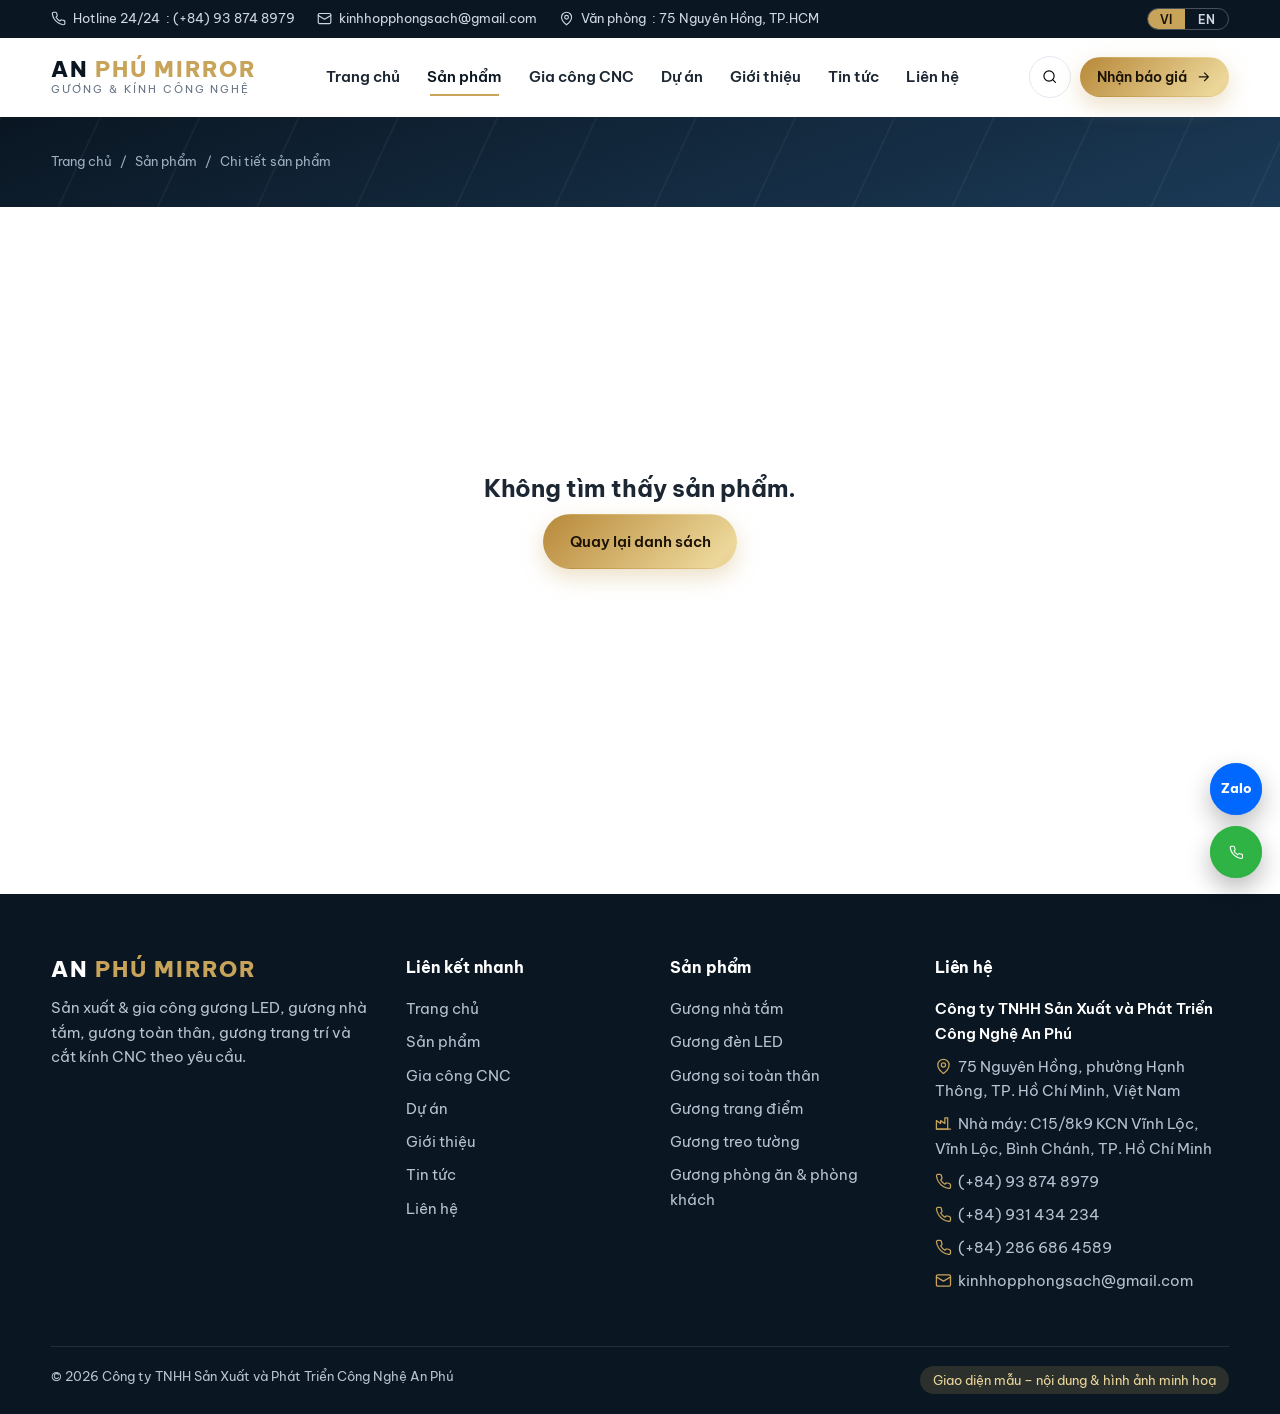
<file: product-detail.html>
<!DOCTYPE html>
<html lang="vi">
<head>
<meta charset="utf-8">
<meta name="viewport" content="width=device-width,initial-scale=1">
<title>An Phú Mirror</title>
<meta name="description" content="Nhà sản xuất gương LED, gương nhà tắm, gương toàn thân, gương trang trí và gia công cắt kính CNC.">
<link rel="preconnect" href="https://fonts.googleapis.com"><link rel="preconnect" href="https://fonts.gstatic.com" crossorigin>
<link href="https://fonts.googleapis.com/css2?family=Be+Vietnam+Pro:wght@300;400;500;600;700;800&display=swap" rel="stylesheet">
<link rel="stylesheet" href="css/style.css">
</head>
<body data-page="product">
<div id="site-header"></div>
<main>
<section class="pbanner" style="padding:34px 0"><div class="container"><div class="crumbs"><a href="index.html" data-i18n="nav.home"></a><span>/</span><a href="products.html" data-i18n="nav.products"></a><span>/</span><span data-i18n="pg.title.pd"></span></div></div></section>
<section class="section" style="padding-top:44px"><div class="container"><div id="pdRoot"></div></div></section>
<section class="section alt" id="relSec"><div class="container"><div class="sec-head"><h2 data-i18n="pd.related"></h2></div><div class="pgrid" id="related"></div></div></section>

</main>
<div id="site-footer"></div>
<script src="js/data.js"></script>
<script src="js/i18n.js"></script>
<script src="js/main.js"></script>
</body>
</html>
</file>
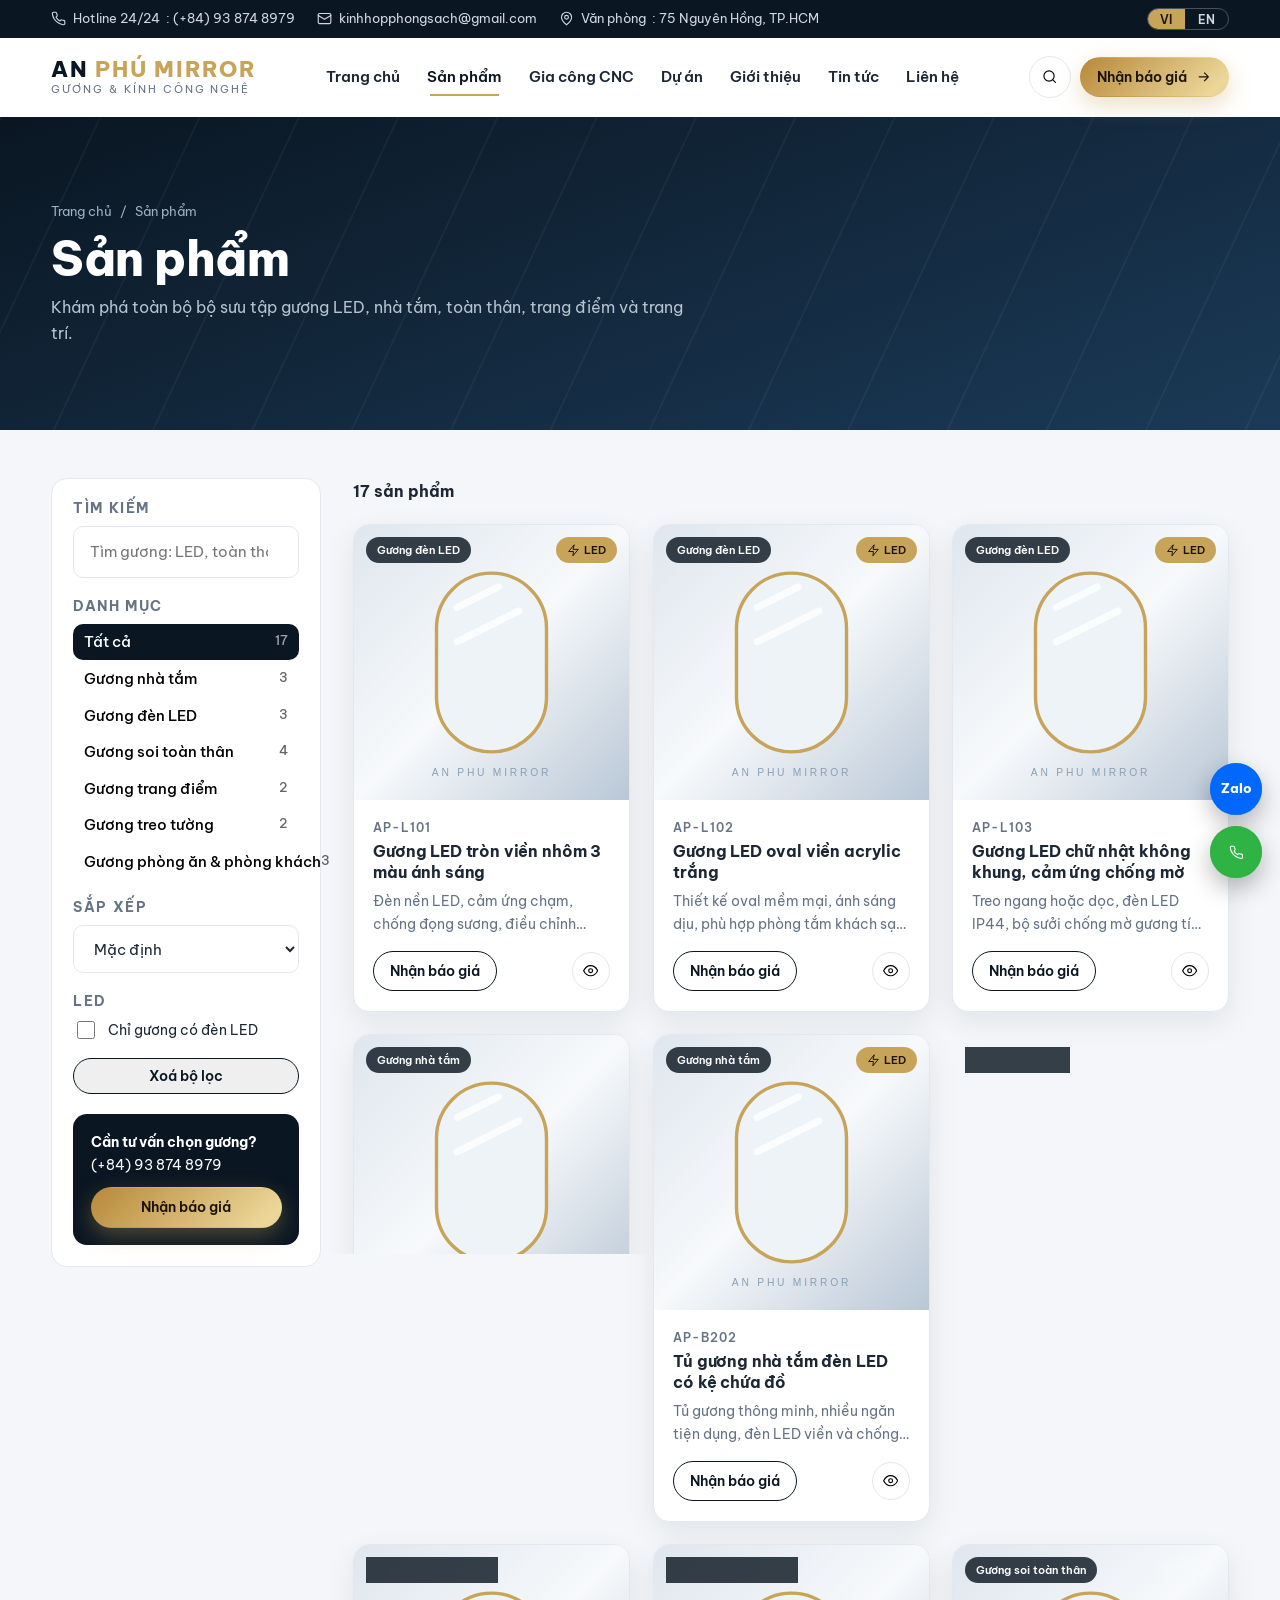
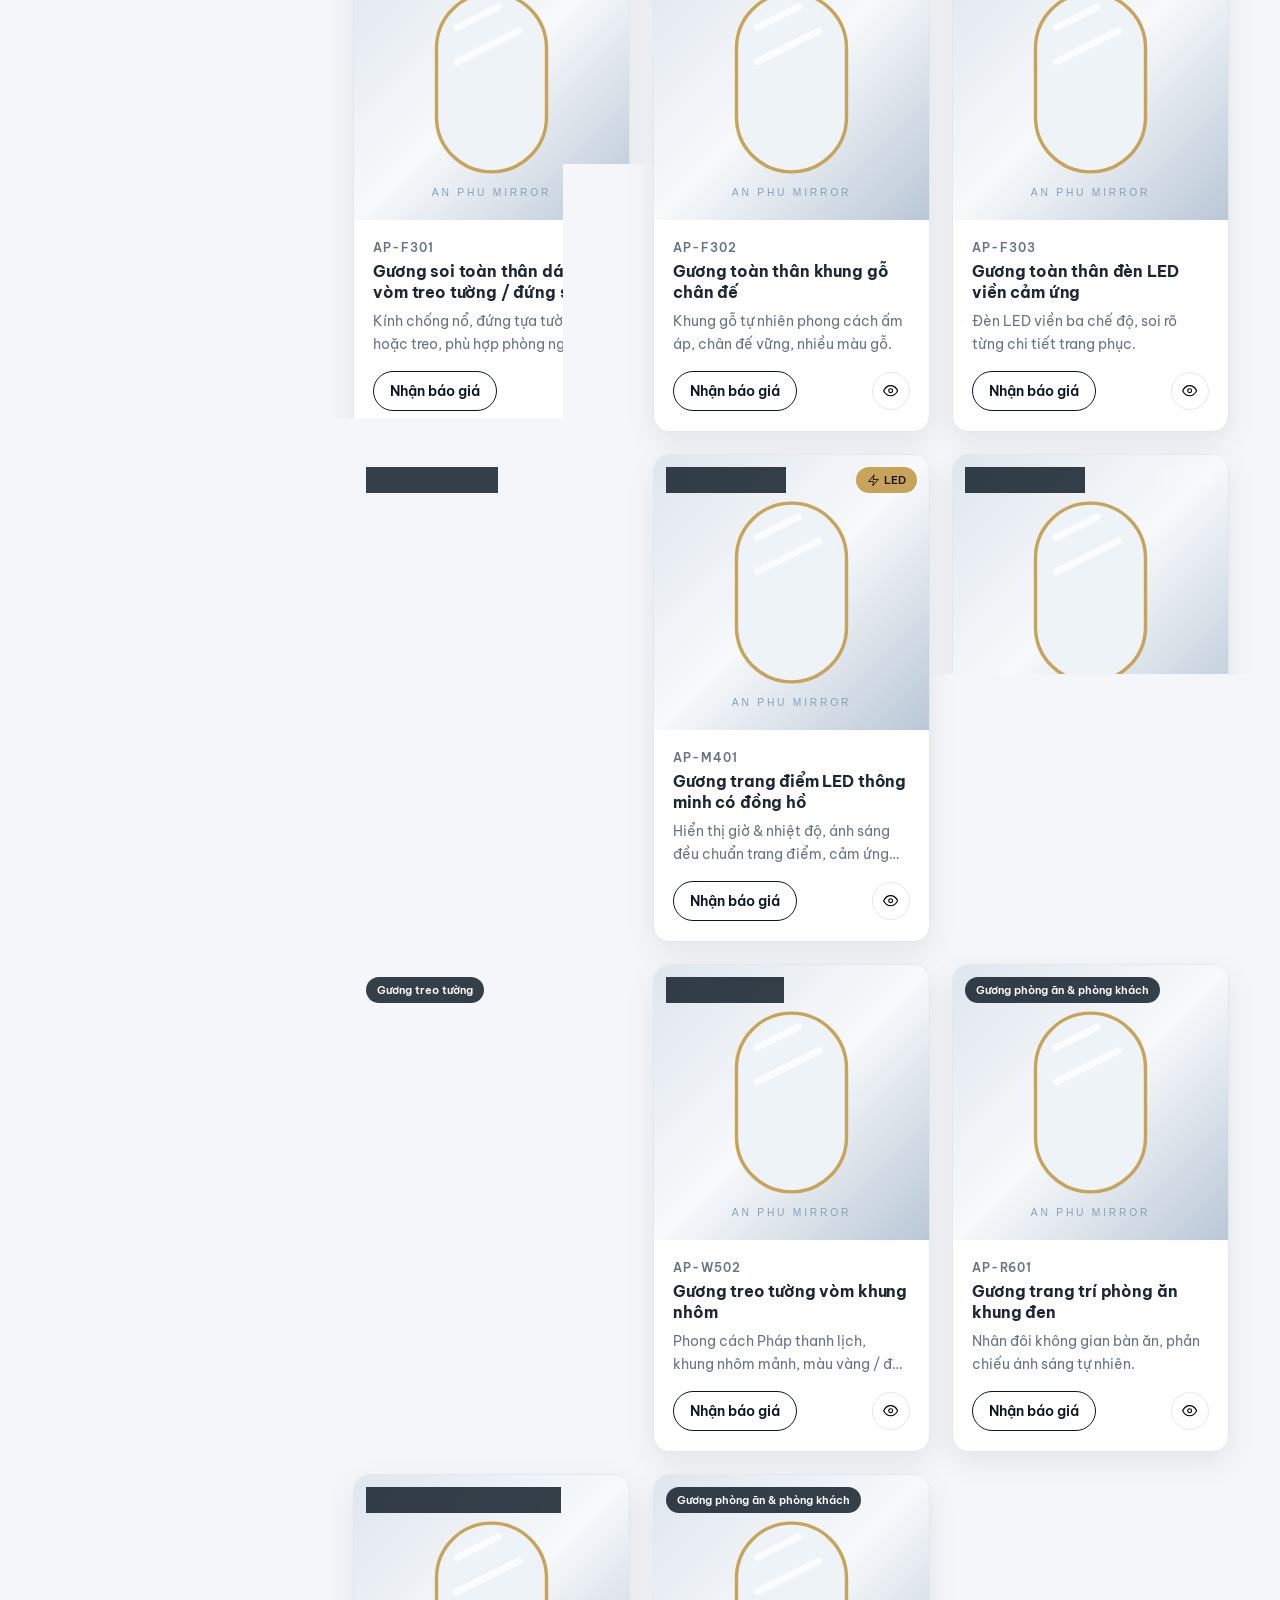
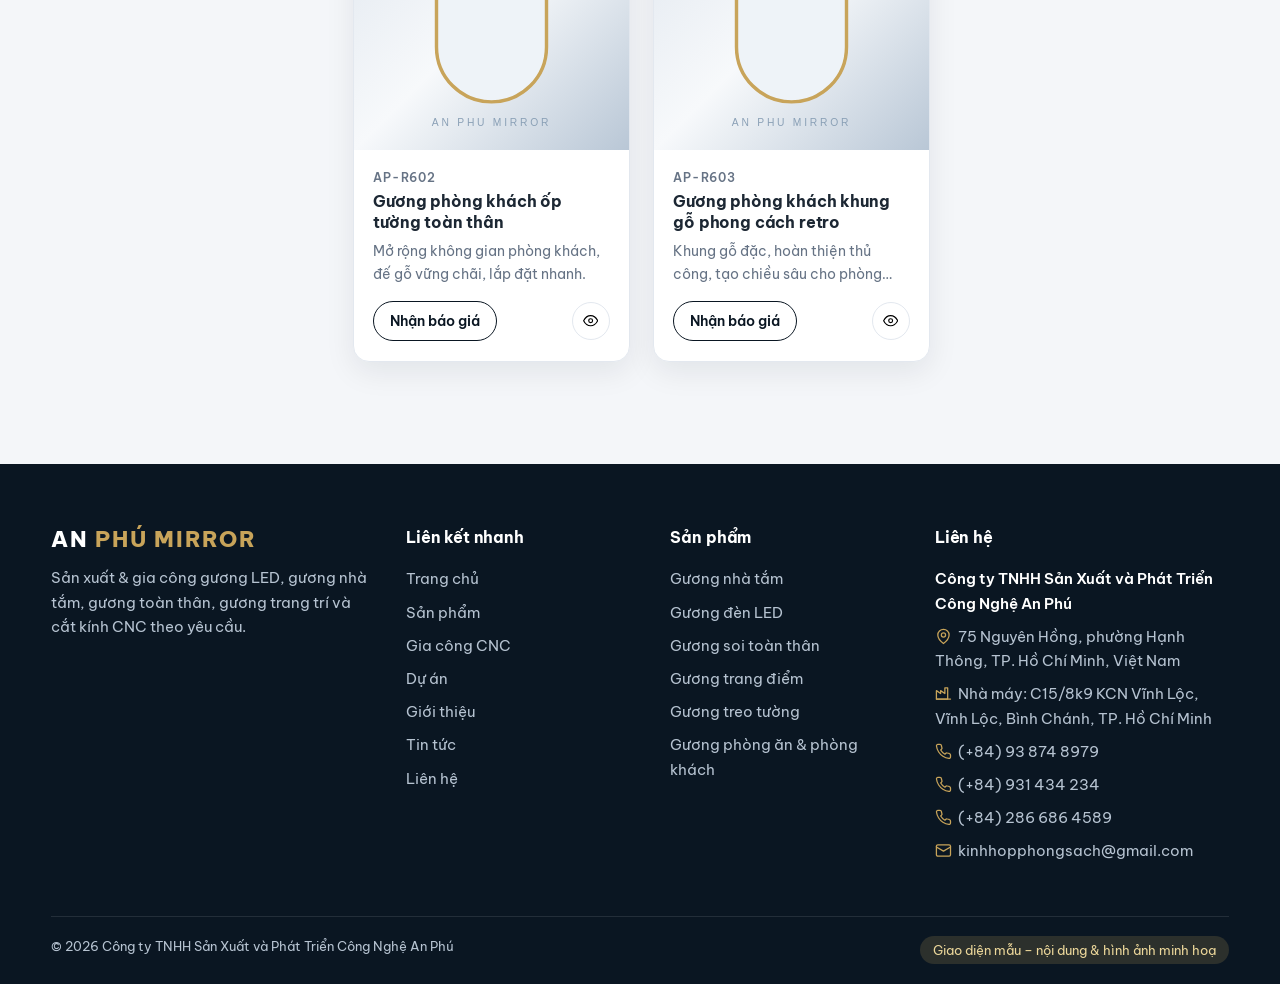
<file: products.html>
<!DOCTYPE html>
<html lang="vi">
<head>
<meta charset="utf-8">
<meta name="viewport" content="width=device-width,initial-scale=1">
<title>An Phú Mirror</title>
<meta name="description" content="Nhà sản xuất gương LED, gương nhà tắm, gương toàn thân, gương trang trí và gia công cắt kính CNC.">
<link rel="preconnect" href="https://fonts.googleapis.com"><link rel="preconnect" href="https://fonts.gstatic.com" crossorigin>
<link href="https://fonts.googleapis.com/css2?family=Be+Vietnam+Pro:wght@300;400;500;600;700;800&display=swap" rel="stylesheet">
<link rel="stylesheet" href="css/style.css">
</head>
<body data-page="products">
<div id="site-header"></div>
<main>
<section class="pbanner"><div class="container">
  <div class="crumbs"><a href="index.html" data-i18n="nav.home"></a><span>/</span><span data-i18n="pg.products"></span></div>
  <h1 id="pbTitle" data-i18n="pg.products"></h1><p data-i18n="pg.products.d"></p>
</div></section>

<section class="section alt" style="padding-top:48px"><div class="container shop">
  <aside class="side">
    <h4 data-i18n="flt.search"></h4><input class="inp" id="q" type="search" data-i18n-ph="search.ph">
    <h4 data-i18n="flt.cat"></h4><div id="catFilters"></div>
    <h4 data-i18n="flt.sort"></h4><select class="inp" id="sort"><option value="def" data-i18n="sort.def"></option><option value="hot" data-i18n="sort.hot"></option><option value="az" data-i18n="sort.az"></option></select>
    <h4>LED</h4><label class="chk"><input type="checkbox" id="ledOnly"><span data-i18n="flt.led"></span></label>
    <button class="btn btn-outline btn-sm" id="reset" type="button" style="margin-top:1rem;width:100%;justify-content:center" data-i18n="flt.reset"></button>
    <div class="help-box"><b data-i18n="flt.help"></b><br><span>(+84) 93 874 8979</span><a class="btn btn-gold btn-sm" href="contact.html" data-i18n="btn.quote"></a></div>
  </aside>
  <div><div class="shop-top"><b id="pCount"></b></div><div class="pgrid" id="pGrid"></div><div class="empty" id="empty" data-i18n="search.empty"></div></div>
</div></section>

</main>
<div id="site-footer"></div>
<script src="js/data.js"></script>
<script src="js/i18n.js"></script>
<script src="js/main.js"></script>
</body>
</html>
</file>
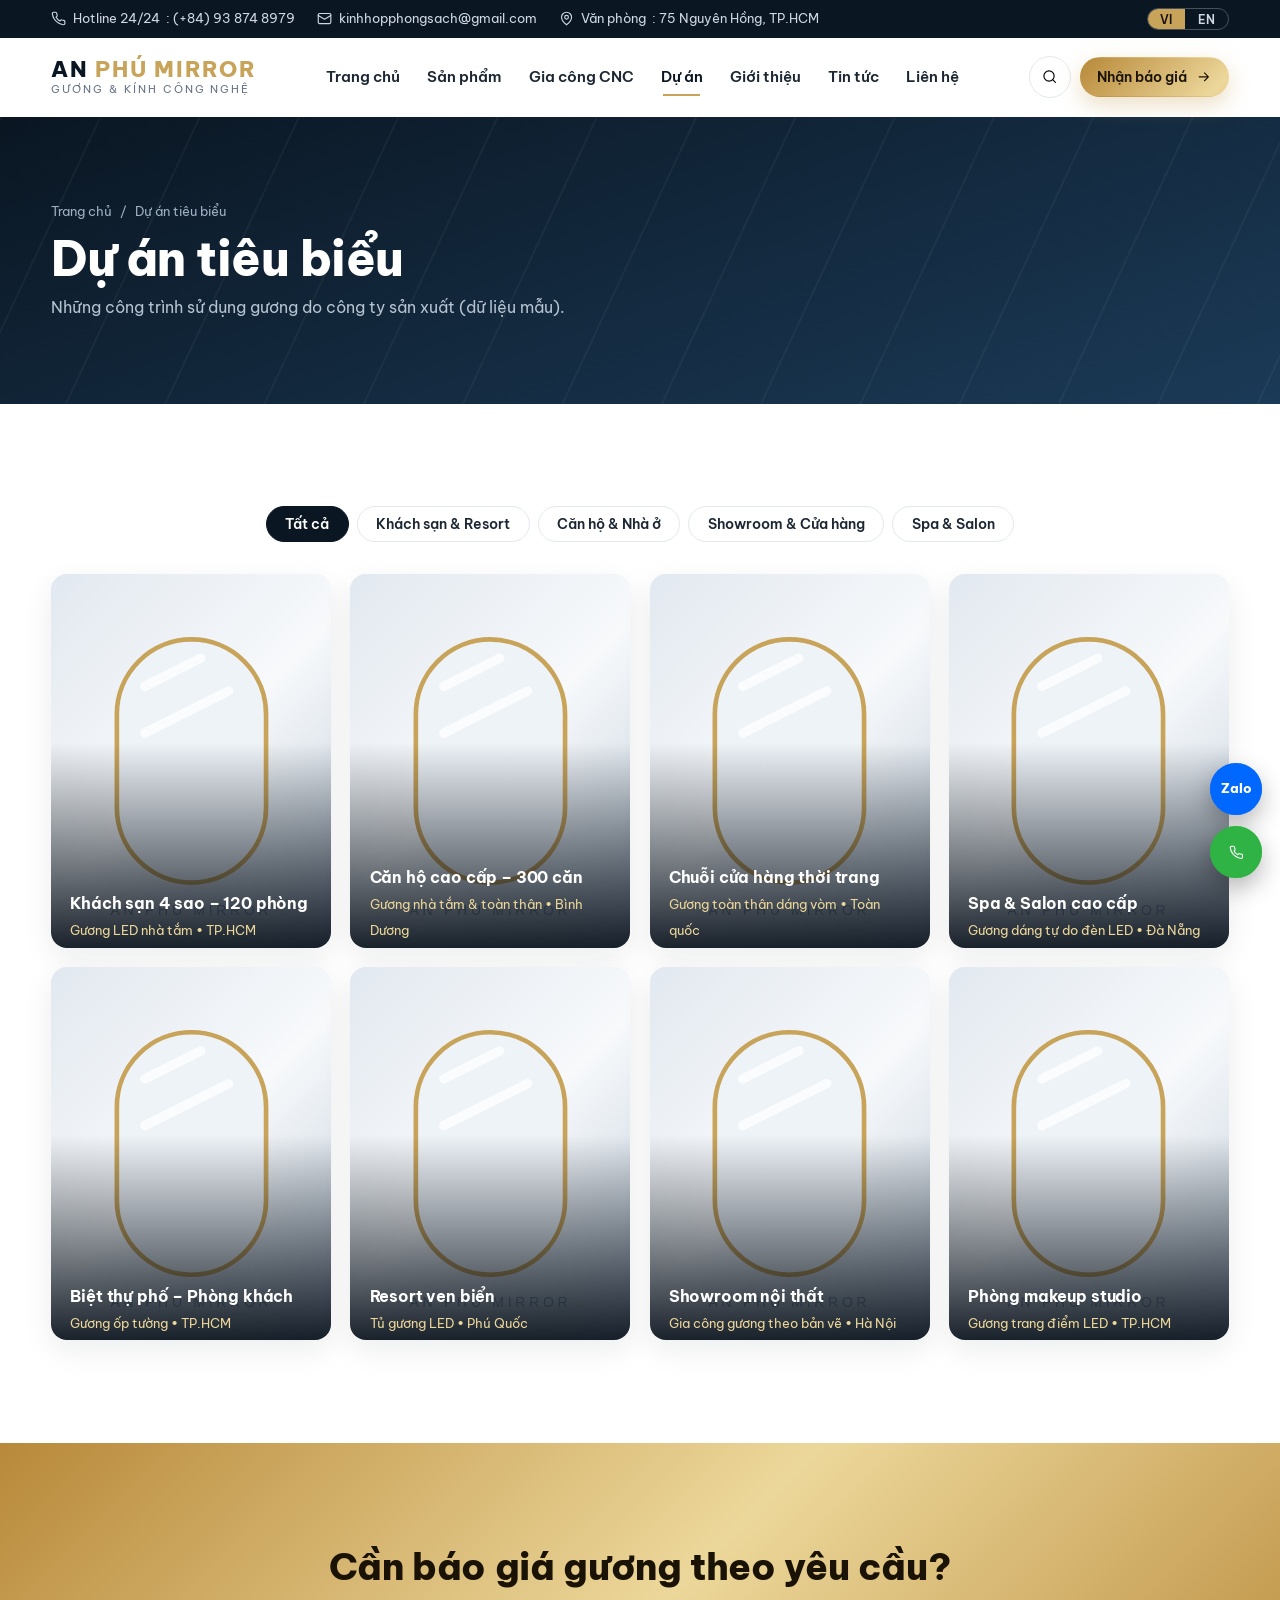
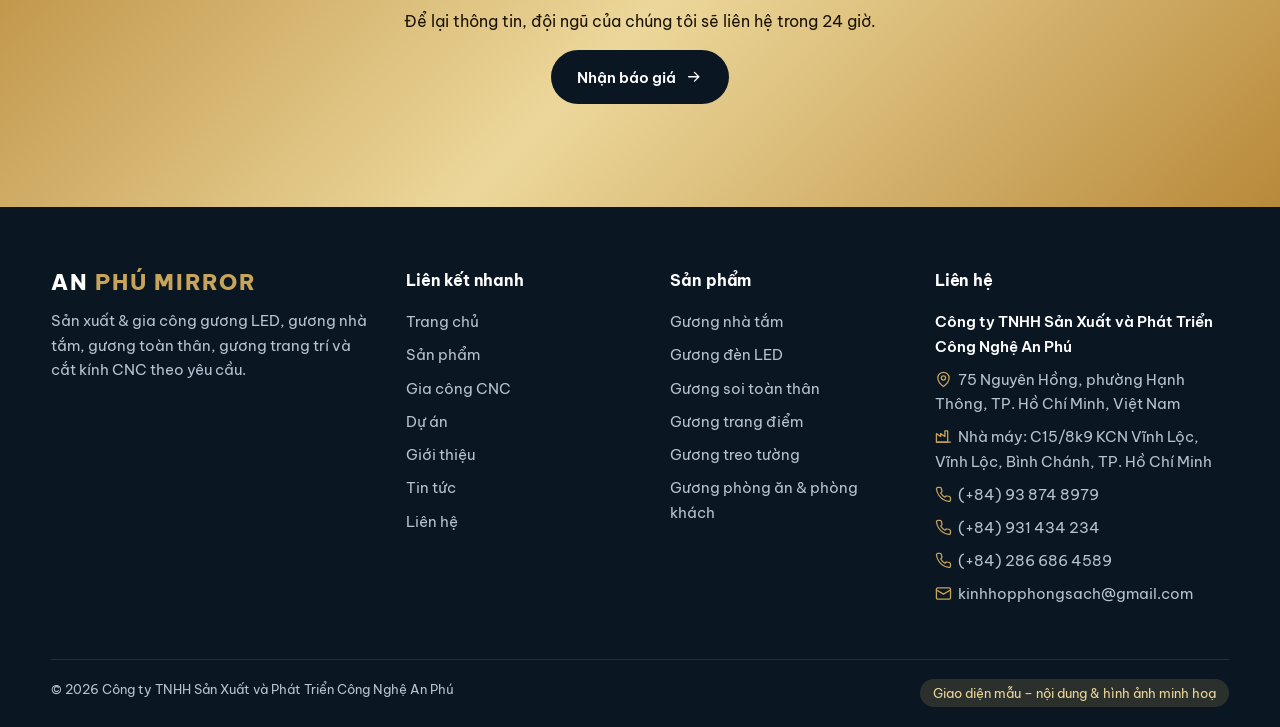
<file: projects.html>
<!DOCTYPE html>
<html lang="vi">
<head>
<meta charset="utf-8">
<meta name="viewport" content="width=device-width,initial-scale=1">
<title>An Phú Mirror</title>
<meta name="description" content="Nhà sản xuất gương LED, gương nhà tắm, gương toàn thân, gương trang trí và gia công cắt kính CNC.">
<link rel="preconnect" href="https://fonts.googleapis.com"><link rel="preconnect" href="https://fonts.gstatic.com" crossorigin>
<link href="https://fonts.googleapis.com/css2?family=Be+Vietnam+Pro:wght@300;400;500;600;700;800&display=swap" rel="stylesheet">
<link rel="stylesheet" href="css/style.css">
</head>
<body data-page="projects">
<div id="site-header"></div>
<main>
<section class="pbanner"><div class="container">
  <div class="crumbs"><a href="index.html" data-i18n="nav.home"></a><span>/</span><span data-i18n="pg.projects"></span></div>
  <h1 id="pbTitle" data-i18n="pg.projects"></h1><p data-i18n="pg.projects.d"></p>
</div></section>

<section class="section"><div class="container"><div class="tabs" id="prjTabs"></div><div class="prj-grid" id="prjAll"></div></div></section>
<section class="section cta"><div class="container" style="text-align:center"><h2 data-i18n="cta.t"></h2><p data-i18n="cta.d"></p><a class="btn btn-dark" href="contact.html"><span data-i18n="btn.quote"></span><i data-ic="arrow"></i></a></div></section>

</main>
<div id="site-footer"></div>
<script src="js/data.js"></script>
<script src="js/i18n.js"></script>
<script src="js/main.js"></script>
</body>
</html>
</file>
<file: css/style.css>
/* =====================================================================
   AN PHÚ MIRROR – TEMPLATE STYLE
   Đổi màu thương hiệu tại :root
   ===================================================================== */
:root{
  --navy:#0a1622; --navy2:#12273b; --navy3:#1b3a57;
  --gold:#c8a45a; --gold2:#ecd79a; --gold-grad:linear-gradient(135deg,#b8893a,#ecd79a 50%,#b8893a);
  --bg:#f4f6f9; --white:#fff; --text:#1c2733; --muted:#667385; --line:#e3e8ef;
  --radius:16px; --shadow:0 10px 30px rgba(10,22,34,.08); --shadow-lg:0 24px 60px rgba(10,22,34,.18);
  --font:'Be Vietnam Pro','Segoe UI',system-ui,-apple-system,Roboto,Arial,sans-serif;
  --glow:#fff1d0;
}
*,*::before,*::after{box-sizing:border-box}
html{scroll-behavior:smooth}
body{margin:0;font-family:var(--font);color:var(--text);background:#fff;line-height:1.65;font-size:16px;-webkit-font-smoothing:antialiased;overflow-x:hidden}
img{max-width:100%;display:block}
a{color:inherit;text-decoration:none}
ul{list-style:none;margin:0;padding:0}
h1,h2,h3,h4{line-height:1.2;margin:0 0 .5em;font-weight:700;letter-spacing:-.01em}
p{margin:0 0 1em}
button{font-family:inherit;cursor:pointer}
.container{width:min(1200px,92%);margin-inline:auto}
.ic{width:1.15em;height:1.15em;flex:none;vertical-align:-.2em}
em{font-style:normal;background:var(--gold-grad);-webkit-background-clip:text;background-clip:text;color:transparent}

/* ---------- Buttons ---------- */
.btn{display:inline-flex;align-items:center;gap:.55rem;padding:.85rem 1.6rem;border-radius:999px;font-weight:600;font-size:.95rem;border:1.5px solid transparent;transition:.3s;position:relative;overflow:hidden;white-space:nowrap}
.btn-gold{background:var(--gold-grad);background-size:200% 100%;color:#1a1305;box-shadow:0 8px 22px rgba(200,164,90,.35)}
.btn-gold:hover{background-position:100% 0;transform:translateY(-2px);box-shadow:0 12px 28px rgba(200,164,90,.5)}
.btn-ghost{border-color:rgba(255,255,255,.45);color:#fff}
.btn-ghost:hover{background:#fff;color:var(--navy)}
.btn-outline{border-color:var(--navy);color:var(--navy)}
.btn-outline:hover{background:var(--navy);color:#fff}
.btn-dark{background:var(--navy);color:#fff}
.btn-dark:hover{background:var(--navy3);transform:translateY(-2px)}
.btn-sm{padding:.5rem 1rem;font-size:.85rem}
.btn .ic{transition:transform .3s}
.btn:hover .ic{transform:translateX(4px)}

/* ---------- Preloader ---------- */
#preloader{position:fixed;inset:0;background:var(--navy);z-index:9999;display:grid;place-items:center;transition:opacity .6s,visibility .6s}
#preloader.done{opacity:0;visibility:hidden}
.pl-logo{font-weight:800;letter-spacing:.35em;font-size:1.4rem;color:#fff;position:relative;overflow:hidden;padding:.5rem 1rem}
.pl-logo::after{content:"";position:absolute;top:0;left:-60%;width:40%;height:100%;background:linear-gradient(100deg,transparent,rgba(236,215,154,.8),transparent);transform:skewX(-20deg);animation:sweep 1.2s infinite}
@keyframes sweep{to{left:130%}}

/* ---------- Topbar & Header ---------- */
.topbar{background:var(--navy);color:#cfd8e3;font-size:.82rem}
.topbar .container{display:flex;justify-content:space-between;align-items:center;gap:1rem;min-height:38px;flex-wrap:wrap}
.topbar a{display:inline-flex;align-items:center;gap:.4rem;transition:color .2s}
.topbar a:hover{color:var(--gold2)}
.tb-left{display:flex;gap:1.4rem;flex-wrap:wrap}
.lang{display:inline-flex;border:1px solid rgba(255,255,255,.25);border-radius:999px;overflow:hidden}
.lang button{background:none;border:0;color:#cfd8e3;padding:.18rem .8rem;font-size:.78rem;font-weight:600;transition:.25s}
.lang button.on{background:var(--gold);color:#1a1305}
.header{position:sticky;top:0;z-index:900;background:rgba(255,255,255,.92);backdrop-filter:blur(14px);border-bottom:1px solid transparent;transition:.3s}
.header.stuck{box-shadow:0 6px 24px rgba(10,22,34,.1);border-color:var(--line)}
.nav{display:flex;align-items:center;justify-content:space-between;height:78px;transition:height .3s}
.header.stuck .nav{height:64px}
.logo{display:flex;flex-direction:column;line-height:1.05}
.logo b{font-size:1.35rem;font-weight:800;letter-spacing:.08em;color:var(--navy)}
.logo b i{font-style:normal;color:var(--gold)}
.logo small{font-size:.68rem;letter-spacing:.18em;text-transform:uppercase;color:var(--muted);margin-top:3px}
.menu{display:flex;gap:.3rem;align-items:center}
.menu>li{position:relative}
.menu>li>a{display:block;padding:.55rem .95rem;font-weight:600;font-size:.94rem;border-radius:999px;position:relative;transition:.25s}
.menu>li>a::after{content:"";position:absolute;left:.95rem;right:.95rem;bottom:2px;height:2px;background:var(--gold);transform:scaleX(0);transform-origin:left;transition:transform .3s}
.menu>li>a:hover::after,.menu>li>a.active::after{transform:scaleX(1)}
.menu>li>a.active{color:var(--navy)}
.nav-actions{display:flex;align-items:center;gap:.6rem}
.icon-btn{width:42px;height:42px;border-radius:50%;border:1px solid var(--line);background:#fff;display:grid;place-items:center;transition:.25s}
.icon-btn:hover{background:var(--navy);color:#fff;border-color:var(--navy)}
.burger{display:none}
/* mega */
.mega{position:absolute;left:50%;top:100%;transform:translate(-50%,12px);width:min(860px,92vw);background:#fff;border-radius:var(--radius);box-shadow:var(--shadow-lg);padding:1.2rem;display:grid;grid-template-columns:repeat(3,1fr);gap:.8rem;opacity:0;visibility:hidden;transition:.3s;border:1px solid var(--line)}
.has-mega:hover .mega,.has-mega:focus-within .mega{opacity:1;visibility:visible;transform:translate(-50%,2px)}
.mega-item{display:flex;gap:.8rem;align-items:center;padding:.6rem;border-radius:12px;transition:.25s}
.mega-item:hover{background:var(--bg)}
.mega-item .thumb{width:64px;height:64px;border-radius:12px;overflow:hidden;flex:none;background:var(--bg)}
.mega-item .thumb img{width:100%;height:100%;object-fit:cover;transition:transform .4s}
.mega-item:hover .thumb img{transform:scale(1.12)}
.mega-item b{display:block;font-size:.92rem}
.mega-item small{color:var(--muted);font-size:.78rem;line-height:1.3;display:block}
/* mobile drawer */
.drawer{position:fixed;inset:0 0 0 auto;width:min(86vw,360px);background:var(--navy);color:#fff;z-index:1200;padding:1.5rem;transform:translateX(100%);transition:transform .4s cubic-bezier(.2,.8,.2,1);overflow:auto}
.drawer.open{transform:none}
.drawer .close{position:absolute;right:1rem;top:1rem;background:none;border:0;color:#fff;font-size:1.4rem}
.drawer a{display:block;padding:.85rem 0;border-bottom:1px solid rgba(255,255,255,.1);font-weight:600}
.drawer .lang{margin-top:1.2rem}
.overlay{position:fixed;inset:0;background:rgba(5,10,16,.6);z-index:1100;opacity:0;visibility:hidden;transition:.3s}
.overlay.on{opacity:1;visibility:visible}
/* search overlay */
.search-box{position:fixed;left:50%;top:14vh;transform:translate(-50%,-20px);width:min(680px,92vw);background:#fff;border-radius:var(--radius);z-index:1300;padding:1.2rem;box-shadow:var(--shadow-lg);opacity:0;visibility:hidden;transition:.3s}
.search-box.on{opacity:1;visibility:visible;transform:translate(-50%,0)}
.search-box input{width:100%;padding:1rem 1.2rem;font-size:1.05rem;border:2px solid var(--line);border-radius:12px;outline:none;font-family:inherit}
.search-box input:focus{border-color:var(--gold)}
.sr-list{max-height:50vh;overflow:auto;margin-top:.6rem}
.sr-item{display:flex;gap:.9rem;align-items:center;padding:.6rem;border-radius:10px}
.sr-item:hover{background:var(--bg)}
.sr-item img{width:56px;height:56px;border-radius:10px;object-fit:cover}
.sr-item small{color:var(--muted)}

/* ---------- Image box / skeleton ---------- */
.imgbox{background:linear-gradient(110deg,#e9edf2 30%,#f6f8fa 50%,#e9edf2 70%);background-size:200% 100%;animation:shimmer 1.4s infinite;overflow:hidden}
.imgbox.loaded{animation:none;background:#eef1f5}
@keyframes shimmer{to{background-position:-200% 0}}
img.fade{opacity:0;transition:opacity .6s}
img.fade.ok{opacity:1}

/* ---------- Shine effect ---------- */
.shine{position:relative;overflow:hidden}
.shine::after{content:"";position:absolute;top:0;left:-80%;width:45%;height:100%;background:linear-gradient(100deg,transparent,rgba(255,255,255,.55),transparent);transform:skewX(-20deg);pointer-events:none}
.shine:hover::after{animation:sweep .9s}

/* ---------- Hero ---------- */
.hero{position:relative;background:radial-gradient(1100px 600px at 80% 20%,#1d4468 0%,transparent 60%),linear-gradient(160deg,var(--navy),#0d1f31);color:#fff;overflow:hidden;min-height:clamp(560px,86vh,760px);display:flex;align-items:center}
.hero::before{content:"";position:absolute;inset:0;background:repeating-linear-gradient(115deg,rgba(255,255,255,.035) 0 2px,transparent 2px 80px);pointer-events:none}
.hslide{position:absolute;inset:0;display:flex;align-items:center;opacity:0;visibility:hidden;transition:opacity .9s,visibility .9s}
.hslide.active{opacity:1;visibility:visible}
.hgrid{display:grid;grid-template-columns:1.05fr .95fr;gap:3rem;align-items:center;width:min(1200px,92%);margin-inline:auto}
.eyebrow{display:inline-flex;align-items:center;gap:.6rem;font-size:.78rem;letter-spacing:.2em;text-transform:uppercase;font-weight:700;color:var(--gold2)}
.eyebrow::before{content:"";width:34px;height:2px;background:var(--gold)}
.htext h1,.htext h2{font-size:clamp(2.1rem,4.6vw,3.9rem);margin:.7rem 0 1rem;font-weight:800}
.htext p{color:#c3cfdc;max-width:540px;font-size:1.05rem}
.hbtn{display:flex;gap:.9rem;flex-wrap:wrap;margin-top:1.8rem}
.hslide .htext>*{opacity:0;transform:translateY(26px)}
.hslide.active .htext>*{animation:up .8s forwards}
.hslide.active .htext>*:nth-child(2){animation-delay:.12s}.hslide.active .htext>*:nth-child(3){animation-delay:.24s}.hslide.active .htext>*:nth-child(4){animation-delay:.36s}
@keyframes up{to{opacity:1;transform:none}}
.hvisual{position:relative;display:grid;place-items:center}
.arch{width:min(380px,78vw);aspect-ratio:3/4;border-radius:999px 999px 28px 28px;overflow:hidden;position:relative;box-shadow:0 30px 80px rgba(0,0,0,.5),0 0 0 10px rgba(255,255,255,.06),0 0 0 11px rgba(200,164,90,.55)}
.arch img{width:100%;height:100%;object-fit:cover}
.hslide.active .arch img{animation:kenburns 9s ease-out forwards}
@keyframes kenburns{from{transform:scale(1.02)}to{transform:scale(1.14)}}
.arch::after{content:"";position:absolute;inset:0;background:linear-gradient(115deg,transparent 35%,rgba(255,255,255,.28) 48%,transparent 60%);transform:translateX(-100%);animation:mirrorshine 4.5s 1s infinite}
@keyframes mirrorshine{60%,100%{transform:translateX(100%)}}
.hfloat{position:absolute;background:rgba(255,255,255,.95);color:var(--navy);padding:.55rem 1rem;border-radius:12px;font-weight:700;font-size:.82rem;box-shadow:var(--shadow-lg);display:flex;gap:.5rem;align-items:center;animation:floaty 5s ease-in-out infinite}
.hfloat .ic{color:var(--gold)}
.hfloat.f1{left:-4%;top:14%}.hfloat.f2{right:-2%;bottom:16%;animation-delay:1.5s}
@keyframes floaty{50%{transform:translateY(-10px)}}
.hctrl{position:absolute;left:0;right:0;bottom:28px;z-index:5;display:flex;justify-content:center;gap:1rem;align-items:center}
.hdots{display:flex;gap:.5rem}
.hdots button{width:10px;height:10px;border-radius:99px;border:0;background:rgba(255,255,255,.35);transition:.4s;padding:0}
.hdots button.on{width:38px;background:var(--gold)}
.harrow{width:42px;height:42px;border-radius:50%;border:1px solid rgba(255,255,255,.35);background:none;color:#fff;display:grid;place-items:center;transition:.25s}
.harrow:hover{background:var(--gold);border-color:var(--gold);color:#1a1305}

/* ---------- Sections ---------- */
.section{padding:clamp(56px,8vw,104px) 0}
.section.alt{background:var(--bg)}
.section.dark{background:linear-gradient(160deg,var(--navy),var(--navy2));color:#fff}
.sec-head{text-align:center;max-width:720px;margin:0 auto 3rem}
.sec-head .eyebrow{justify-content:center}
.sec-head .eyebrow::after{content:"";width:34px;height:2px;background:var(--gold)}
.sec-head h2{font-size:clamp(1.7rem,3.2vw,2.5rem);margin:.6rem 0 .8rem;font-weight:800}
.sec-head p{color:var(--muted)}
.dark .sec-head p{color:#b6c3d1}
.section:not(.dark) .eyebrow{color:#9b7a33}

/* trust strip */
.trust{margin-top:-52px;position:relative;z-index:6}
.trust-grid{display:grid;grid-template-columns:repeat(4,1fr);background:#fff;border-radius:var(--radius);box-shadow:var(--shadow-lg);overflow:hidden}
.trust-item{padding:1.6rem 1.4rem;display:flex;gap:1rem;align-items:flex-start;border-right:1px solid var(--line);transition:.3s}
.trust-item:last-child{border:0}
.trust-item:hover{background:var(--navy);color:#fff}
.trust-item:hover p{color:#b6c3d1}
.trust-item .ico{width:50px;height:50px;border-radius:14px;background:rgba(200,164,90,.14);color:#9b7a33;display:grid;place-items:center;font-size:1.4rem;flex:none;transition:.3s}
.trust-item:hover .ico{background:var(--gold);color:#1a1305}
.trust-item b{display:block;font-size:1rem}
.trust-item p{margin:0;font-size:.85rem;color:var(--muted)}

/* category cards */
.cat-grid{display:grid;grid-template-columns:repeat(3,1fr);gap:1.4rem}
.cat-card{position:relative;border-radius:var(--radius);overflow:hidden;aspect-ratio:4/3.4;display:block;transform-style:preserve-3d;transition:transform .2s ease-out,box-shadow .3s;box-shadow:var(--shadow)}
.cat-card img{position:absolute;inset:0;width:100%;height:100%;object-fit:cover;transition:transform .8s cubic-bezier(.2,.8,.2,1)}
.cat-card:hover img{transform:scale(1.12)}
.cat-card::before{content:"";position:absolute;inset:0;background:linear-gradient(180deg,transparent 35%,rgba(8,16,26,.9));z-index:1}
.cat-card .cc{position:absolute;left:0;right:0;bottom:0;padding:1.4rem;color:#fff;z-index:2;transition:transform .4s}
.cat-card:hover .cc{transform:translateY(-6px)}
.cat-card h3{font-size:1.2rem;margin:0 0 .2rem}
.cat-card p{margin:0;font-size:.85rem;color:#cfd8e3}
.cat-card .go{position:absolute;right:1.2rem;top:1.2rem;z-index:2;width:44px;height:44px;border-radius:50%;background:rgba(255,255,255,.18);backdrop-filter:blur(8px);display:grid;place-items:center;color:#fff;transition:.3s}
.cat-card:hover .go{background:var(--gold);color:#1a1305;transform:rotate(-45deg)}

/* tabs */
.tabs{display:flex;gap:.5rem;flex-wrap:wrap;justify-content:center;margin-bottom:2rem}
.tab{border:1.5px solid var(--line);background:#fff;border-radius:999px;padding:.5rem 1.15rem;font-weight:600;font-size:.88rem;color:var(--text);transition:.25s}
.tab:hover{border-color:var(--gold)}
.tab.on{background:var(--navy);color:#fff;border-color:var(--navy)}

/* product cards */
.pgrid{display:grid;grid-template-columns:repeat(4,1fr);gap:1.4rem}
.pcard{background:#fff;border-radius:var(--radius);overflow:hidden;box-shadow:var(--shadow);border:1px solid var(--line);transition:transform .35s,box-shadow .35s;display:flex;flex-direction:column}
.pcard:hover{transform:translateY(-8px);box-shadow:var(--shadow-lg)}
.pimg{display:block;aspect-ratio:1/1;position:relative}
.pimg img{width:100%;height:100%;object-fit:cover;transition:transform .7s cubic-bezier(.2,.8,.2,1)}
.pcard:hover .pimg img{transform:scale(1.1)}
.badge{position:absolute;left:12px;top:12px;background:rgba(10,22,34,.82);color:#fff;font-size:.7rem;padding:.25rem .7rem;border-radius:999px;font-weight:600;z-index:2;backdrop-filter:blur(6px)}
.badge.led{left:auto;right:12px;background:var(--gold);color:#1a1305;display:flex;align-items:center;gap:.25rem}
.pbody{padding:1.1rem 1.2rem 1.2rem;display:flex;flex-direction:column;flex:1}
.pcode{font-size:.72rem;color:var(--muted);letter-spacing:.1em;font-weight:600}
.pbody h3{font-size:1rem;margin:.25rem 0 .4rem;line-height:1.35}
.pbody h3 a:hover{color:#9b7a33}
.pbody p{font-size:.85rem;color:var(--muted);margin:0 0 1rem;flex:1;display:-webkit-box;-webkit-line-clamp:2;-webkit-box-orient:vertical;overflow:hidden}
.pfoot{display:flex;justify-content:space-between;align-items:center}
.qv{width:38px;height:38px;border-radius:50%;border:1px solid var(--line);background:#fff;display:grid;place-items:center;transition:.25s}
.qv:hover{background:var(--gold);border-color:var(--gold)}
.pcard.hide{display:none}
.pcard.pop{animation:pop .55s both}
@keyframes pop{from{opacity:0;transform:translateY(22px) scale(.96)}to{opacity:1;transform:none}}

/* about split */
.split{display:grid;grid-template-columns:1fr 1fr;gap:4rem;align-items:center}
.split-img{position:relative}
.split-img .main{border-radius:var(--radius);overflow:hidden;aspect-ratio:4/4.2;box-shadow:var(--shadow-lg)}
.split-img .main img{width:100%;height:100%;object-fit:cover}
.split-img::before{content:"";position:absolute;left:-18px;top:-18px;width:55%;height:55%;border:3px solid var(--gold);border-radius:var(--radius);z-index:-1}
.float-card{position:absolute;right:-18px;bottom:28px;background:#fff;border-radius:14px;padding:1rem 1.3rem;box-shadow:var(--shadow-lg);display:flex;gap:.8rem;align-items:center;font-weight:700;animation:floaty 6s ease-in-out infinite}
.float-card .ic{color:var(--gold);font-size:1.6rem}
.checklist li{display:flex;gap:.7rem;padding:.4rem 0}
.checklist .ic{color:var(--gold);margin-top:.25rem;font-size:1.1rem}
.split h2{font-size:clamp(1.7rem,3vw,2.4rem);font-weight:800;margin:.6rem 0 1rem}

/* stats */
.stats{display:grid;grid-template-columns:repeat(4,1fr);gap:1rem;text-align:center}
.stat b{display:block;font-size:clamp(2.2rem,4vw,3.4rem);font-weight:800;background:var(--gold-grad);-webkit-background-clip:text;background-clip:text;color:transparent;line-height:1.1}
.stat span{color:#b6c3d1;font-size:.92rem}

/* process */
.steps{display:grid;grid-template-columns:repeat(6,1fr);gap:1rem;position:relative}
.steps::before{content:"";position:absolute;left:8%;right:8%;top:34px;height:2px;background:repeating-linear-gradient(90deg,var(--gold) 0 8px,transparent 8px 16px)}
.step{text-align:center;position:relative;padding:0 .4rem}
.step .num{width:68px;height:68px;border-radius:50%;margin:0 auto 1rem;background:#fff;border:2px solid var(--gold);display:grid;place-items:center;font-weight:800;font-size:1.2rem;color:var(--navy);position:relative;z-index:1;transition:.35s;box-shadow:var(--shadow)}
.step:hover .num{background:var(--gold);transform:translateY(-6px) rotate(-6deg)}
.step h4{font-size:.98rem;margin-bottom:.3rem}
.step p{font-size:.82rem;color:var(--muted);margin:0}

/* CNC banner */
.banner{position:relative;color:#fff;overflow:hidden;background:var(--navy)}
.banner .bg{position:absolute;inset:-10% 0;opacity:.35}
.banner .bg img{width:100%;height:100%;object-fit:cover}
.banner::after{content:"";position:absolute;inset:0;background:linear-gradient(90deg,rgba(10,22,34,.95),rgba(10,22,34,.55))}
.banner .container{position:relative;z-index:2;padding:clamp(56px,8vw,96px) 0;max-width:760px;margin-left:max(4%,calc((100% - 1200px)/2))}
.banner h2{font-size:clamp(1.7rem,3.4vw,2.6rem);font-weight:800;margin:.7rem 0}
.banner p{color:#c3cfdc}

/* project cards */
.prj-grid{display:grid;grid-template-columns:repeat(4,1fr);gap:1.2rem}
.prj{position:relative;border-radius:var(--radius);overflow:hidden;aspect-ratio:3/4;cursor:pointer;box-shadow:var(--shadow)}
.prj img{width:100%;height:100%;object-fit:cover;transition:transform .8s cubic-bezier(.2,.8,.2,1)}
.prj:hover img{transform:scale(1.12)}
.prj::after{content:"";position:absolute;inset:0;background:linear-gradient(180deg,transparent 45%,rgba(8,16,26,.92))}
.prj .pi{position:absolute;left:0;right:0;bottom:0;padding:1.2rem;color:#fff;z-index:2;transform:translateY(14px);transition:.4s}
.prj:hover .pi{transform:none}
.prj h4{margin:0 0 .15rem;font-size:1.02rem}
.prj small{color:var(--gold2);font-size:.8rem}
.prj .zoom{position:absolute;right:1rem;top:1rem;width:42px;height:42px;border-radius:50%;background:var(--gold);color:#1a1305;display:grid;place-items:center;z-index:2;opacity:0;transform:scale(.6);transition:.35s}
.prj:hover .zoom{opacity:1;transform:none}
.prj.hide{display:none}

/* testimonials */
.tm-wrap{max-width:780px;margin:0 auto;text-align:center;position:relative;min-height:190px}
.tm{position:absolute;inset:0;opacity:0;visibility:hidden;transition:.7s;transform:translateY(16px)}
.tm.active{opacity:1;visibility:visible;transform:none;position:relative}
.tm blockquote{margin:0 0 1rem;font-size:clamp(1.1rem,2vw,1.5rem);font-weight:500;line-height:1.5}
.tm cite{font-style:normal;color:var(--gold2);font-weight:600}
.stars{color:var(--gold);margin-bottom:.8rem;font-size:1.1rem;letter-spacing:.1em}
.stars .ic{fill:currentColor}
.tm-dots{display:flex;gap:.5rem;justify-content:center;margin-top:1.6rem}
.tm-dots button{width:10px;height:10px;border-radius:99px;border:0;background:rgba(255,255,255,.3);padding:0;transition:.3s}
.tm-dots button.on{background:var(--gold);width:30px}

/* marquee */
.marquee{overflow:hidden;border-block:1px solid var(--line);padding:1.4rem 0;background:#fff}
.mq-track{display:flex;gap:3.5rem;width:max-content;animation:mq 28s linear infinite}
.marquee:hover .mq-track{animation-play-state:paused}
.mq-track span{font-weight:800;font-size:1.25rem;letter-spacing:.14em;color:#b3bdc9;text-transform:uppercase;transition:color .3s}
.mq-track span:hover{color:var(--gold)}
@keyframes mq{to{transform:translateX(-50%)}}
.mq-cap{text-align:center;font-size:.78rem;letter-spacing:.2em;text-transform:uppercase;color:var(--muted);margin-bottom:.6rem}

/* news */
.news-grid{display:grid;grid-template-columns:repeat(3,1fr);gap:1.6rem}
.ncard{background:#fff;border-radius:var(--radius);overflow:hidden;box-shadow:var(--shadow);border:1px solid var(--line);transition:.35s;display:flex;flex-direction:column}
.ncard:hover{transform:translateY(-6px);box-shadow:var(--shadow-lg)}
.ncard .ni{aspect-ratio:16/10}
.ncard .ni img{width:100%;height:100%;object-fit:cover;transition:transform .7s}
.ncard:hover .ni img{transform:scale(1.08)}
.ncard .nb{padding:1.3rem;display:flex;flex-direction:column;flex:1}
.meta{font-size:.78rem;color:var(--muted);display:flex;gap:.8rem;margin-bottom:.5rem}
.meta b{color:#9b7a33}
.ncard h3{font-size:1.05rem;line-height:1.4}
.ncard p{font-size:.88rem;color:var(--muted);flex:1}
.more{display:inline-flex;gap:.4rem;align-items:center;font-weight:700;font-size:.88rem;color:var(--navy)}
.more:hover{color:#9b7a33}

/* CTA */
.cta{background:var(--gold-grad);color:#1a1305}
.cta-in{display:grid;grid-template-columns:1fr 1.1fr;gap:3rem;align-items:center}
.cta h2{font-size:clamp(1.6rem,3vw,2.3rem);font-weight:800}
.qform{background:#fff;border-radius:var(--radius);padding:1.6rem;box-shadow:var(--shadow-lg)}
.fgrid{display:grid;grid-template-columns:1fr 1fr;gap:.9rem}
.fgrid .full{grid-column:1/-1}
label.f{display:block;font-size:.8rem;font-weight:700;margin-bottom:.3rem;color:var(--navy)}
.inp{width:100%;padding:.8rem 1rem;border:1.5px solid var(--line);border-radius:10px;font:inherit;font-size:.94rem;background:#fff;color:var(--text);transition:.25s}
.inp:focus{outline:none;border-color:var(--gold);box-shadow:0 0 0 4px rgba(200,164,90,.18)}
textarea.inp{min-height:110px;resize:vertical}
.inp.err{border-color:#d64545}
.form-result{display:none;margin-top:1rem;padding:1rem;border-radius:12px;background:#f3f8f1;border:1px solid #cfe3c9;font-size:.9rem}
.form-result.on{display:block;animation:pop .5s}
.form-result .btn{margin:.3rem .4rem 0 0}

/* ---------- Page banner ---------- */
.pbanner{background:linear-gradient(160deg,var(--navy),var(--navy3));color:#fff;padding:clamp(48px,7vw,84px) 0;position:relative;overflow:hidden}
.pbanner::before{content:"";position:absolute;inset:0;background:repeating-linear-gradient(115deg,rgba(255,255,255,.04) 0 2px,transparent 2px 90px)}
.pbanner .container{position:relative}
.pbanner h1{font-size:clamp(1.9rem,4vw,3rem);font-weight:800;margin:.4rem 0}
.pbanner p{color:#b6c3d1;max-width:640px;margin:0}
.crumbs{font-size:.84rem;color:#9fb0c3;display:flex;gap:.5rem;flex-wrap:wrap}
.crumbs a:hover{color:var(--gold2)}

/* products layout */
.shop{display:grid;grid-template-columns:270px 1fr;gap:2rem;align-items:start}
.side{position:sticky;top:90px;background:#fff;border:1px solid var(--line);border-radius:var(--radius);padding:1.3rem}
.side h4{font-size:.85rem;text-transform:uppercase;letter-spacing:.12em;color:var(--muted);margin:1.2rem 0 .6rem}
.side h4:first-child{margin-top:0}
.fcat{display:flex;justify-content:space-between;width:100%;text-align:left;background:none;border:0;padding:.55rem .7rem;border-radius:10px;font-size:.92rem;font-weight:500;transition:.2s}
.fcat:hover{background:var(--bg)}
.fcat.on{background:var(--navy);color:#fff}
.fcat span{opacity:.6;font-size:.8rem}
.chk{display:flex;align-items:center;gap:.6rem;font-size:.9rem;cursor:pointer}
.chk input{accent-color:var(--gold);width:18px;height:18px}
.shop-top{display:flex;justify-content:space-between;align-items:center;margin-bottom:1.2rem;flex-wrap:wrap;gap:.6rem}
.shop .pgrid{grid-template-columns:repeat(3,1fr)}
.empty{text-align:center;padding:3rem;color:var(--muted);display:none}
.help-box{margin-top:1.2rem;padding:1.1rem;border-radius:14px;background:var(--navy);color:#fff;font-size:.88rem}
.help-box .btn{margin-top:.6rem;width:100%;justify-content:center}

/* product detail */
.pd{display:grid;grid-template-columns:1.05fr .95fr;gap:3rem;align-items:start}
.gallery .zoombox{position:relative;border-radius:var(--radius);overflow:hidden;aspect-ratio:1/1;cursor:zoom-in;box-shadow:var(--shadow);border:1px solid var(--line);transition:box-shadow .5s}
.zoombox img{width:100%;height:100%;object-fit:cover;transition:transform .25s ease-out}
.zoombox.zoom img{transform:scale(1.9)}
.glowlayer{position:absolute;inset:0;pointer-events:none;opacity:0;transition:opacity .5s,background .4s;background:radial-gradient(circle at 50% 50%,transparent 38%,var(--glow) 100%);mix-blend-mode:screen}
.zoombox.glow-on{box-shadow:0 0 0 3px var(--glow),0 0 70px 12px var(--glow)}
.zoombox.glow-on .glowlayer{opacity:.75}
.thumbs{display:flex;gap:.7rem;margin-top:.9rem}
.thumbs button{width:84px;height:84px;border-radius:12px;overflow:hidden;border:2px solid transparent;padding:0;background:var(--bg);transition:.25s;opacity:.7}
.thumbs button.on,.thumbs button:hover{border-color:var(--gold);opacity:1}
.thumbs img{width:100%;height:100%;object-fit:cover}
.hint{font-size:.78rem;color:var(--muted);margin-top:.6rem}
.pd-info h1{font-size:clamp(1.5rem,2.6vw,2.1rem);font-weight:800;margin:.3rem 0 .6rem}
.price{font-size:1.4rem;font-weight:800;color:#9b7a33;margin:1rem 0}
.chips{display:flex;flex-wrap:wrap;gap:.5rem}
.chip{border:1.5px solid var(--line);background:#fff;padding:.45rem .95rem;border-radius:10px;font-size:.88rem;font-weight:600;transition:.2s}
.chip:hover{border-color:var(--gold)}
.chip.on{background:var(--navy);color:#fff;border-color:var(--navy)}
.lightbox-ctl{margin:1.4rem 0;padding:1.1rem;border:1px dashed var(--gold);border-radius:14px;background:#fffdf6}
.lightbox-ctl .row{display:flex;gap:.6rem;flex-wrap:wrap;align-items:center;margin-top:.7rem}
.switch{position:relative;width:52px;height:28px;display:inline-block}
.switch input{display:none}
.switch i{position:absolute;inset:0;background:#cbd3dc;border-radius:99px;transition:.3s}
.switch i::after{content:"";position:absolute;left:3px;top:3px;width:22px;height:22px;background:#fff;border-radius:50%;transition:.3s;box-shadow:0 2px 6px rgba(0,0,0,.25)}
.switch input:checked+i{background:var(--gold)}
.switch input:checked+i::after{transform:translateX(24px)}
.k3{width:22px;height:22px;border-radius:50%;display:inline-block;border:2px solid #fff;box-shadow:0 0 0 1px var(--line)}
.pd-cta{display:flex;gap:.7rem;flex-wrap:wrap;margin-top:1.4rem}
.ptabs{margin-top:3rem}
.tabbar{display:flex;gap:.3rem;border-bottom:2px solid var(--line);flex-wrap:wrap}
.tabbar button{background:none;border:0;padding:.9rem 1.3rem;font-weight:700;color:var(--muted);position:relative}
.tabbar button.on{color:var(--navy)}
.tabbar button.on::after{content:"";position:absolute;left:0;right:0;bottom:-2px;height:3px;background:var(--gold)}
.tabpane{display:none;padding:1.6rem 0;animation:pop .45s}
.tabpane.on{display:block}
table.spec{width:100%;border-collapse:collapse}
table.spec td{padding:.8rem 1rem;border-bottom:1px solid var(--line);font-size:.94rem}
table.spec tr:nth-child(odd) td{background:var(--bg)}
table.spec td:first-child{font-weight:700;width:36%}

/* CNC */
.svc-grid{display:grid;grid-template-columns:repeat(3,1fr);gap:1.3rem}
.svc{background:#fff;border:1px solid var(--line);border-radius:var(--radius);padding:1.6rem;transition:.35s;position:relative;overflow:hidden}
.svc::before{content:"";position:absolute;left:0;top:0;height:4px;width:0;background:var(--gold-grad);transition:width .5s}
.svc:hover{transform:translateY(-6px);box-shadow:var(--shadow-lg)}
.svc:hover::before{width:100%}
.svc .ico{width:54px;height:54px;border-radius:14px;background:var(--navy);color:var(--gold2);display:grid;place-items:center;font-size:1.5rem;margin-bottom:1rem;transition:.35s}
.svc:hover .ico{transform:rotate(-8deg) scale(1.08)}
.svc h3{font-size:1.1rem}
.svc p{color:var(--muted);font-size:.9rem;margin:0}
.cfg{display:grid;grid-template-columns:1fr 1fr;gap:2.4rem;background:#fff;border-radius:22px;padding:2rem;box-shadow:var(--shadow-lg);border:1px solid var(--line)}
.cfg-stage{background:repeating-conic-gradient(#e9edf3 0 25%,#f6f8fb 0 50%) 0 0/24px 24px;border-radius:16px;min-height:420px;display:grid;place-items:center;position:relative;overflow:hidden}
.cfg-mirror{position:relative;background:linear-gradient(125deg,#cfd9e4 0%,#f4f8fc 35%,#b9c8d8 55%,#eef3f8 75%,#a8b8ca 100%);box-shadow:0 20px 40px rgba(0,0,0,.25),inset 0 0 0 3px rgba(255,255,255,.7);transition:all .5s cubic-bezier(.2,.8,.2,1);overflow:hidden}
.cfg-mirror::after{content:"";position:absolute;inset:0;background:linear-gradient(115deg,transparent 35%,rgba(255,255,255,.7) 48%,transparent 60%);transform:translateX(-120%);animation:mirrorshine 4s infinite}
.cfg-mirror.bevel{box-shadow:0 20px 40px rgba(0,0,0,.25),inset 0 0 0 6px rgba(255,255,255,.9),inset 0 0 0 9px rgba(120,140,160,.35)}
.cfg-mirror.frost{box-shadow:0 20px 40px rgba(0,0,0,.25),inset 0 0 0 14px rgba(255,255,255,.55)}
.cfg-mirror.led{box-shadow:0 0 0 4px rgba(255,241,208,.9),0 0 60px 14px rgba(255,214,140,.75),inset 0 0 0 3px rgba(255,255,255,.7)}
.cfg-dim{position:absolute;left:50%;bottom:12px;transform:translateX(-50%);background:var(--navy);color:#fff;font-size:.78rem;padding:.25rem .8rem;border-radius:99px;font-weight:600}
.cfg-form h3{margin-bottom:1rem}
.cfg-form .blk{margin-bottom:1.1rem}
.range{width:100%;accent-color:var(--gold)}
.cfg-out{display:flex;gap:1.2rem;flex-wrap:wrap;margin:1rem 0;font-weight:700}

table.cap{width:100%;border-collapse:collapse;background:#fff;border-radius:14px;overflow:hidden;box-shadow:var(--shadow)}
table.cap td{padding:.9rem 1.2rem;border-bottom:1px solid var(--line)}
table.cap td:first-child{font-weight:700;background:var(--bg);width:40%}

/* FAQ */
.faq{max-width:820px;margin:0 auto}
.acc{border:1px solid var(--line);border-radius:14px;margin-bottom:.8rem;background:#fff;overflow:hidden;transition:box-shadow .3s}
.acc.open{box-shadow:var(--shadow)}
.acc button{width:100%;text-align:left;background:none;border:0;padding:1.1rem 1.3rem;font-weight:700;font-size:1rem;display:flex;justify-content:space-between;gap:1rem;align-items:center}
.acc .ic{transition:transform .35s;color:var(--gold)}
.acc.open .ic{transform:rotate(45deg)}
.acc .ans{max-height:0;overflow:hidden;transition:max-height .4s ease;color:var(--muted);padding:0 1.3rem}
.acc.open .ans{padding-bottom:1.1rem}

/* about extras */
.vals{display:grid;grid-template-columns:repeat(4,1fr);gap:1.2rem}
.val{padding:1.6rem;border-radius:var(--radius);background:#fff;border:1px solid var(--line);text-align:center;transition:.35s}
.val:hover{background:var(--navy);color:#fff;transform:translateY(-6px)}
.val:hover p{color:#b6c3d1}
.val .num{font-size:2rem;font-weight:800;color:var(--gold);display:block}
.val p{margin:0;font-size:.88rem;color:var(--muted)}
.timeline{position:relative;max-width:760px;margin:0 auto}
.timeline::before{content:"";position:absolute;left:50%;top:0;bottom:0;width:2px;background:var(--gold);transform:translateX(-50%)}
.tl{display:grid;grid-template-columns:1fr 1fr;gap:3rem;margin-bottom:1.6rem;position:relative}
.tl::after{content:"";position:absolute;left:50%;top:14px;width:16px;height:16px;border-radius:50%;background:#fff;border:4px solid var(--gold);transform:translateX(-50%)}
.tl div{background:#fff;padding:1rem 1.2rem;border-radius:12px;box-shadow:var(--shadow);font-weight:600}
.tl div b{display:block;color:#9b7a33;font-size:.82rem}
.tl:nth-child(odd) div{grid-column:1;text-align:right}
.tl:nth-child(even) div{grid-column:2}
.certs{display:flex;gap:1rem;flex-wrap:wrap;justify-content:center}
.cert{padding:1rem 1.6rem;border:1.5px solid var(--gold);border-radius:14px;font-weight:800;letter-spacing:.1em;color:#9b7a33;transition:.3s;background:#fff}
.cert:hover{background:var(--gold);color:#1a1305;transform:translateY(-4px)}
.infocards{display:grid;grid-template-columns:repeat(2,1fr);gap:1rem}
.ic-card{display:flex;gap:1rem;padding:1.2rem;background:#fff;border:1px solid var(--line);border-radius:14px;transition:.3s}
.ic-card:hover{box-shadow:var(--shadow);transform:translateY(-3px)}
.ic-card .ico{width:46px;height:46px;border-radius:12px;background:rgba(200,164,90,.16);color:#9b7a33;display:grid;place-items:center;flex:none;font-size:1.25rem}
.ic-card b{display:block;font-size:.8rem;color:var(--muted);text-transform:uppercase;letter-spacing:.1em}
.ic-card span{font-weight:600;font-size:.93rem}
.map{border-radius:var(--radius);overflow:hidden;border:1px solid var(--line);min-height:360px;box-shadow:var(--shadow)}
.map iframe{width:100%;height:100%;min-height:360px;border:0}

/* news page */
.news-layout{display:grid;grid-template-columns:1fr 320px;gap:2.2rem}
.news-layout .news-grid{grid-template-columns:repeat(2,1fr)}
.featured{display:grid;grid-template-columns:1.1fr 1fr;border-radius:var(--radius);overflow:hidden;background:#fff;box-shadow:var(--shadow);border:1px solid var(--line);margin-bottom:1.6rem}
.featured .ni img{width:100%;height:100%;object-fit:cover;min-height:260px}
.featured .nb{padding:1.8rem;display:flex;flex-direction:column;justify-content:center}
.featured h3{font-size:1.3rem}
.widget{background:#fff;border:1px solid var(--line);border-radius:var(--radius);padding:1.3rem;margin-bottom:1.2rem}
.widget h4{font-size:.85rem;text-transform:uppercase;letter-spacing:.12em;color:var(--muted)}

/* ---------- Footer ---------- */
.footer{background:var(--navy);color:#b6c3d1;padding-top:64px;font-size:.92rem}
.fgrid4{display:grid;grid-template-columns:1.4fr 1fr 1fr 1.3fr;gap:2.4rem;padding-bottom:3rem}
.footer h4{color:#fff;font-size:1rem;margin-bottom:1rem}
.footer .logo b{color:#fff}
.footer li{padding:.28rem 0}
.footer a:hover{color:var(--gold2)}
.footer li .ic{color:var(--gold);margin-right:.4rem}
.fbottom{border-top:1px solid rgba(255,255,255,.1);padding:1.2rem 0;display:flex;justify-content:space-between;gap:1rem;flex-wrap:wrap;font-size:.82rem}
.demo-tag{background:rgba(200,164,90,.18);color:var(--gold2);padding:.2rem .8rem;border-radius:99px}

/* floating buttons */
.floats{position:fixed;right:18px;bottom:22px;z-index:800;display:flex;flex-direction:column;gap:.7rem;align-items:center}
.fl{width:52px;height:52px;border-radius:50%;display:grid;place-items:center;color:#fff;box-shadow:0 10px 24px rgba(0,0,0,.28);transition:.3s;border:0;font-weight:800;font-size:.8rem;position:relative}
.fl:hover{transform:scale(1.1)}
.fl.zalo{background:#0068ff}
.fl.tel{background:#2fb344}
.fl.tel::before,.fl.zalo::before{content:"";position:absolute;inset:0;border-radius:50%;border:2px solid currentColor;animation:ring 2s infinite;opacity:.6}
.fl.zalo::before{border-color:#0068ff}.fl.tel::before{border-color:#2fb344}
@keyframes ring{to{transform:scale(1.7);opacity:0}}
.fl.top{background:var(--navy);opacity:0;visibility:hidden;transform:translateY(10px)}
.fl.top.on{opacity:1;visibility:visible;transform:none}

/* modal / lightbox / toast */
.modal{position:fixed;inset:0;z-index:1400;display:grid;place-items:center;padding:1rem;background:rgba(5,10,16,.72);opacity:0;visibility:hidden;transition:.3s}
.modal.on{opacity:1;visibility:visible}
.modal-card{background:#fff;border-radius:20px;width:min(860px,100%);display:grid;grid-template-columns:1fr 1fr;overflow:hidden;transform:scale(.94);transition:.35s;max-height:92vh;position:relative}
.modal.on .modal-card{transform:none}
.modal-card .mi{background:var(--bg);min-height:300px}
.modal-card .mi img{width:100%;height:100%;object-fit:cover}
.modal-card .mb{padding:2rem;overflow:auto}
.x{position:absolute;right:12px;top:12px;width:40px;height:40px;border-radius:50%;border:0;background:rgba(255,255,255,.95);display:grid;place-items:center;z-index:3;box-shadow:var(--shadow)}
.lb{position:fixed;inset:0;z-index:1500;background:rgba(3,7,12,.94);display:grid;place-items:center;opacity:0;visibility:hidden;transition:.3s}
.lb.on{opacity:1;visibility:visible}
.lb img{max-width:90vw;max-height:84vh;border-radius:10px;box-shadow:0 20px 80px rgba(0,0,0,.6);animation:pop .4s}
.lb .cap{position:absolute;bottom:22px;left:0;right:0;text-align:center;color:#d6dfe9;font-size:.9rem}
.lb button{position:absolute;background:rgba(255,255,255,.12);border:0;color:#fff;width:48px;height:48px;border-radius:50%;display:grid;place-items:center;transition:.25s}
.lb button:hover{background:var(--gold);color:#1a1305}
.lb .prev{left:20px;top:50%}.lb .next{right:20px;top:50%}.lb .lx{right:20px;top:20px}
.toast{position:fixed;left:50%;bottom:30px;transform:translate(-50%,30px);background:var(--navy);color:#fff;padding:.9rem 1.5rem;border-radius:12px;z-index:1600;opacity:0;visibility:hidden;transition:.4s;box-shadow:var(--shadow-lg);border-left:4px solid var(--gold)}
.toast.on{opacity:1;visibility:visible;transform:translate(-50%,0)}

/* reveal */
.reveal{opacity:0;transform:translateY(34px);transition:opacity .8s,transform .8s cubic-bezier(.2,.8,.2,1)}
.reveal.left{transform:translateX(-40px)}.reveal.right{transform:translateX(40px)}.reveal.zoom{transform:scale(.92)}
.reveal.in{opacity:1;transform:none}
.nf{min-height:60vh;display:grid;place-items:center;text-align:center;padding:3rem 0}
.nf h1{font-size:clamp(5rem,14vw,10rem);margin:0;background:var(--gold-grad);-webkit-background-clip:text;background-clip:text;color:transparent;line-height:1}

/* ---------- Responsive ---------- */
@media(max-width:1100px){
  .pgrid{grid-template-columns:repeat(3,1fr)}
  .prj-grid{grid-template-columns:repeat(2,1fr)}
  .steps{grid-template-columns:repeat(3,1fr);row-gap:2rem}.steps::before{display:none}
  .fgrid4{grid-template-columns:1fr 1fr}
}
@media(max-width:900px){
  .menu,.nav-actions .btn{display:none}
  .burger{display:grid}
  .hgrid{grid-template-columns:1fr;text-align:center;gap:1.4rem}
  .hero{min-height:760px}
  .htext p{margin-inline:auto}.hbtn{justify-content:center}.eyebrow{justify-content:center}
  .arch{width:min(250px,60vw)}
  .hfloat{display:none}
  .trust-grid{grid-template-columns:1fr 1fr}
  .cat-grid,.svc-grid,.news-grid{grid-template-columns:repeat(2,1fr)}
  .split,.cta-in,.pd,.cfg,.news-layout,.featured,.modal-card{grid-template-columns:1fr}
  .split{gap:2.5rem}
  .stats,.vals{grid-template-columns:repeat(2,1fr);row-gap:2rem}
  .shop{grid-template-columns:1fr}.side{position:static}
  .shop .pgrid{grid-template-columns:repeat(2,1fr)}
  .news-layout .news-grid{grid-template-columns:1fr 1fr}
  .tl{grid-template-columns:1fr;gap:0;padding-left:2.4rem}.timeline::before{left:10px}.tl::after{left:10px}
  .tl:nth-child(n) div{grid-column:1;text-align:left}
  .mega{display:none}
  .tb-left .hide-m{display:none}
}
@media(max-width:600px){
  .pgrid,.shop .pgrid,.cat-grid,.svc-grid,.news-grid,.news-layout .news-grid,.prj-grid,.infocards,.trust-grid{grid-template-columns:1fr}
  .steps{grid-template-columns:1fr 1fr}
  .fgrid{grid-template-columns:1fr}
  .fgrid4{grid-template-columns:1fr}
  .topbar .tb-left a:nth-child(n+2){display:none}
  .float-card{right:0}
  .cfg{padding:1.1rem}
}
@media(prefers-reduced-motion:reduce){*{animation:none!important;transition:none!important}.reveal{opacity:1;transform:none}}

/* ---------- Fixes: chống tràn ngang trên mobile ---------- */
html{overflow-x:hidden}
.split>*,.cta-in>*,.pd>*,.cfg>*,.shop>*,.news-layout>*,#ctWrap>*,.hgrid>*{min-width:0}
.ic-card>div{min-width:0}.ic-card span,.ic-card a{overflow-wrap:anywhere}
@media(max-width:900px){.reveal.left,.reveal.right{transform:translateY(30px)}.reveal.in{transform:none}}

/* ---------- Fixes: nav / hero / cfg ---------- */
.logo b,.menu>li>a,.tab,.chip,.fcat{white-space:nowrap}
.logo{flex:none}
.menu{gap:.1rem}
.menu>li>a{padding:.55rem .8rem;font-size:.92rem}
.htext h1,.htext h2{font-size:clamp(2rem,4vw,3.3rem);line-height:1.15}
.cfg-out>span{background:var(--bg);padding:.4rem .9rem;border-radius:10px;font-size:.88rem}
.cfg-out span span{background:none;padding:0}
@media(max-width:1100px){.menu>li>a{padding:.5rem .55rem;font-size:.86rem}}
</file>
